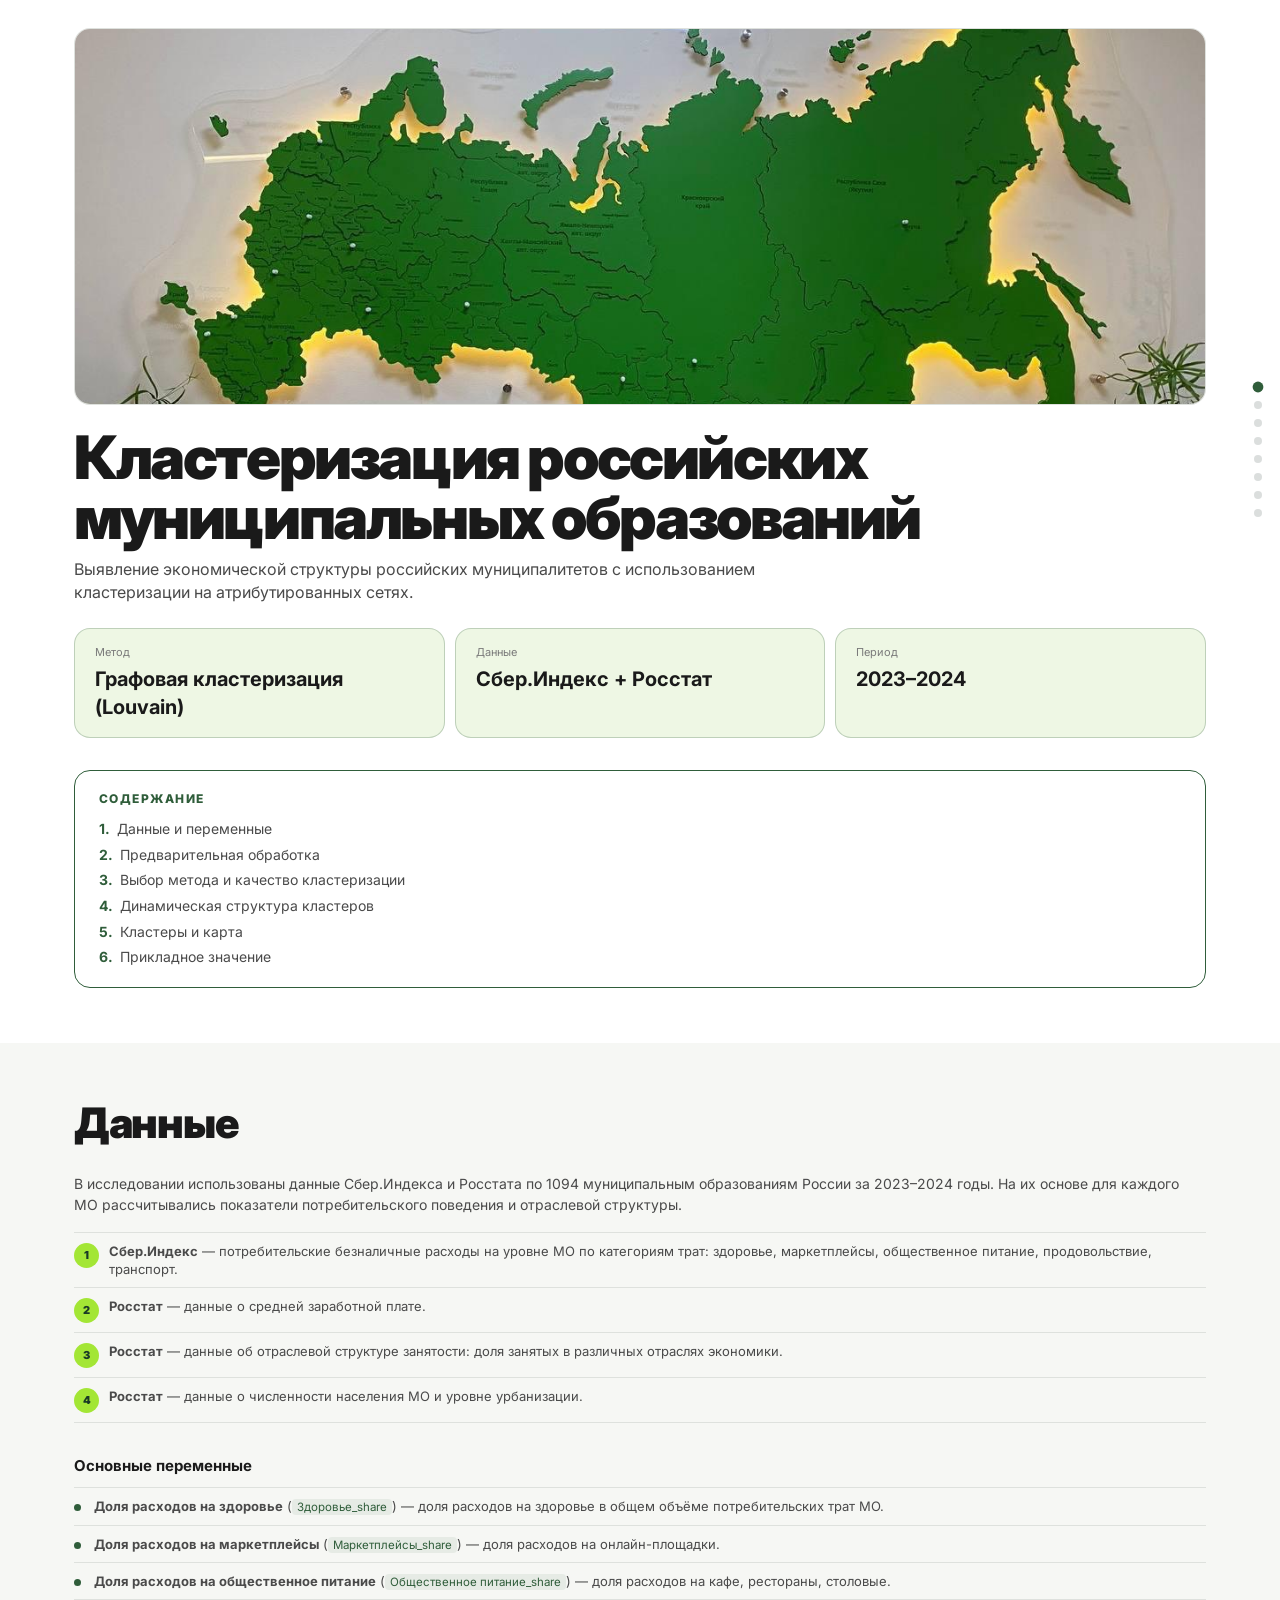
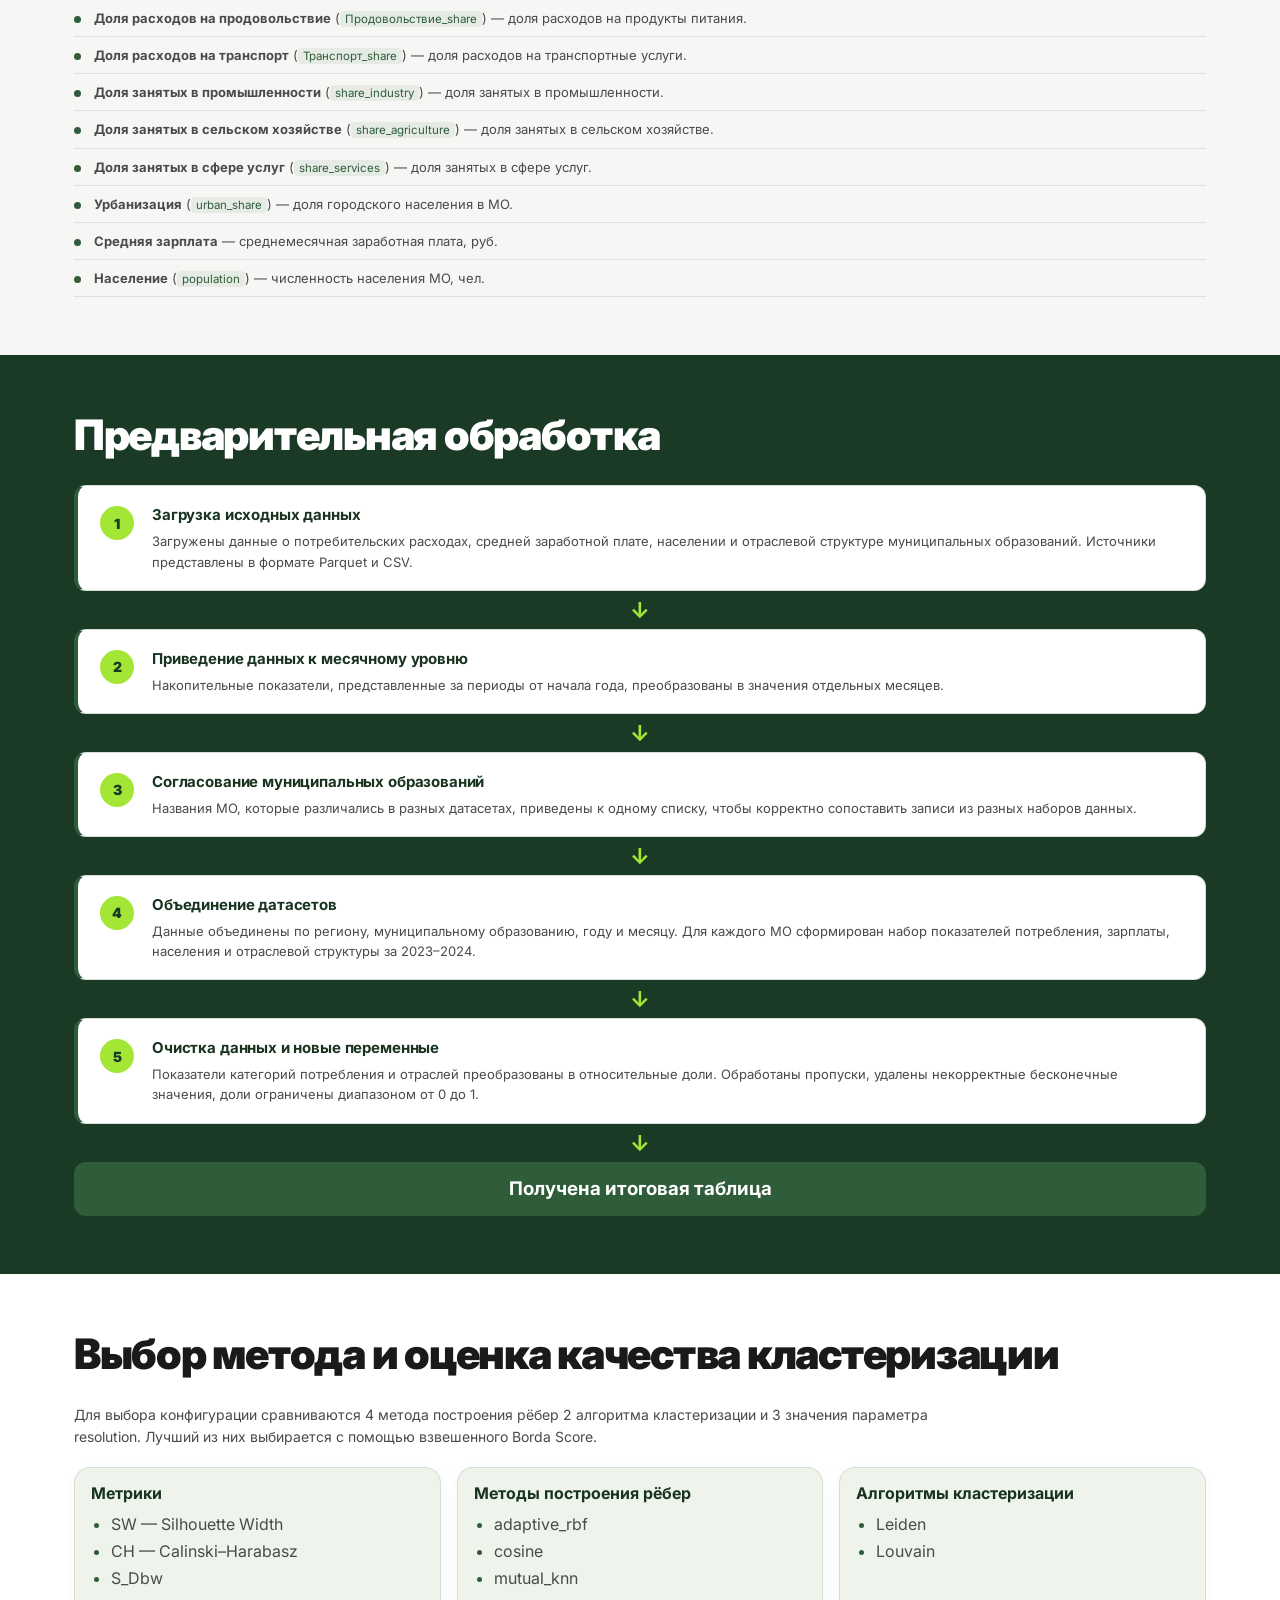
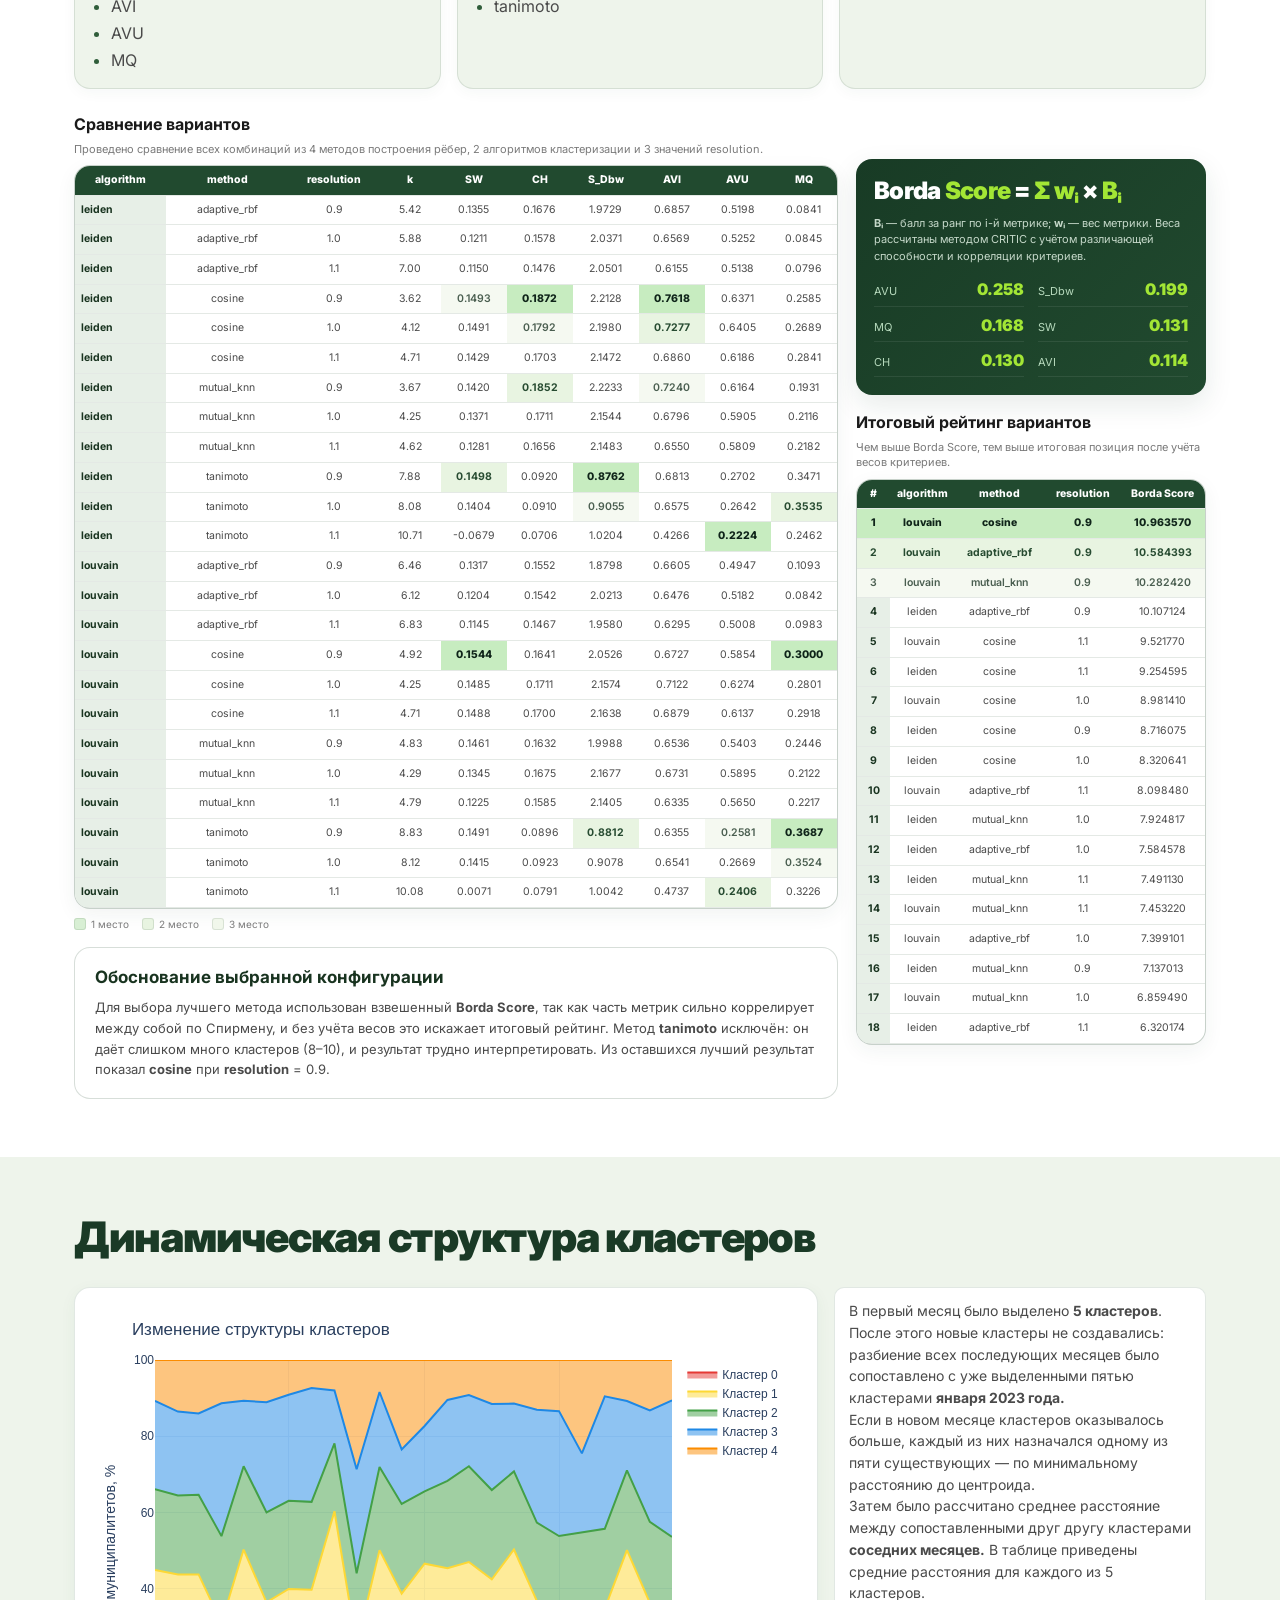
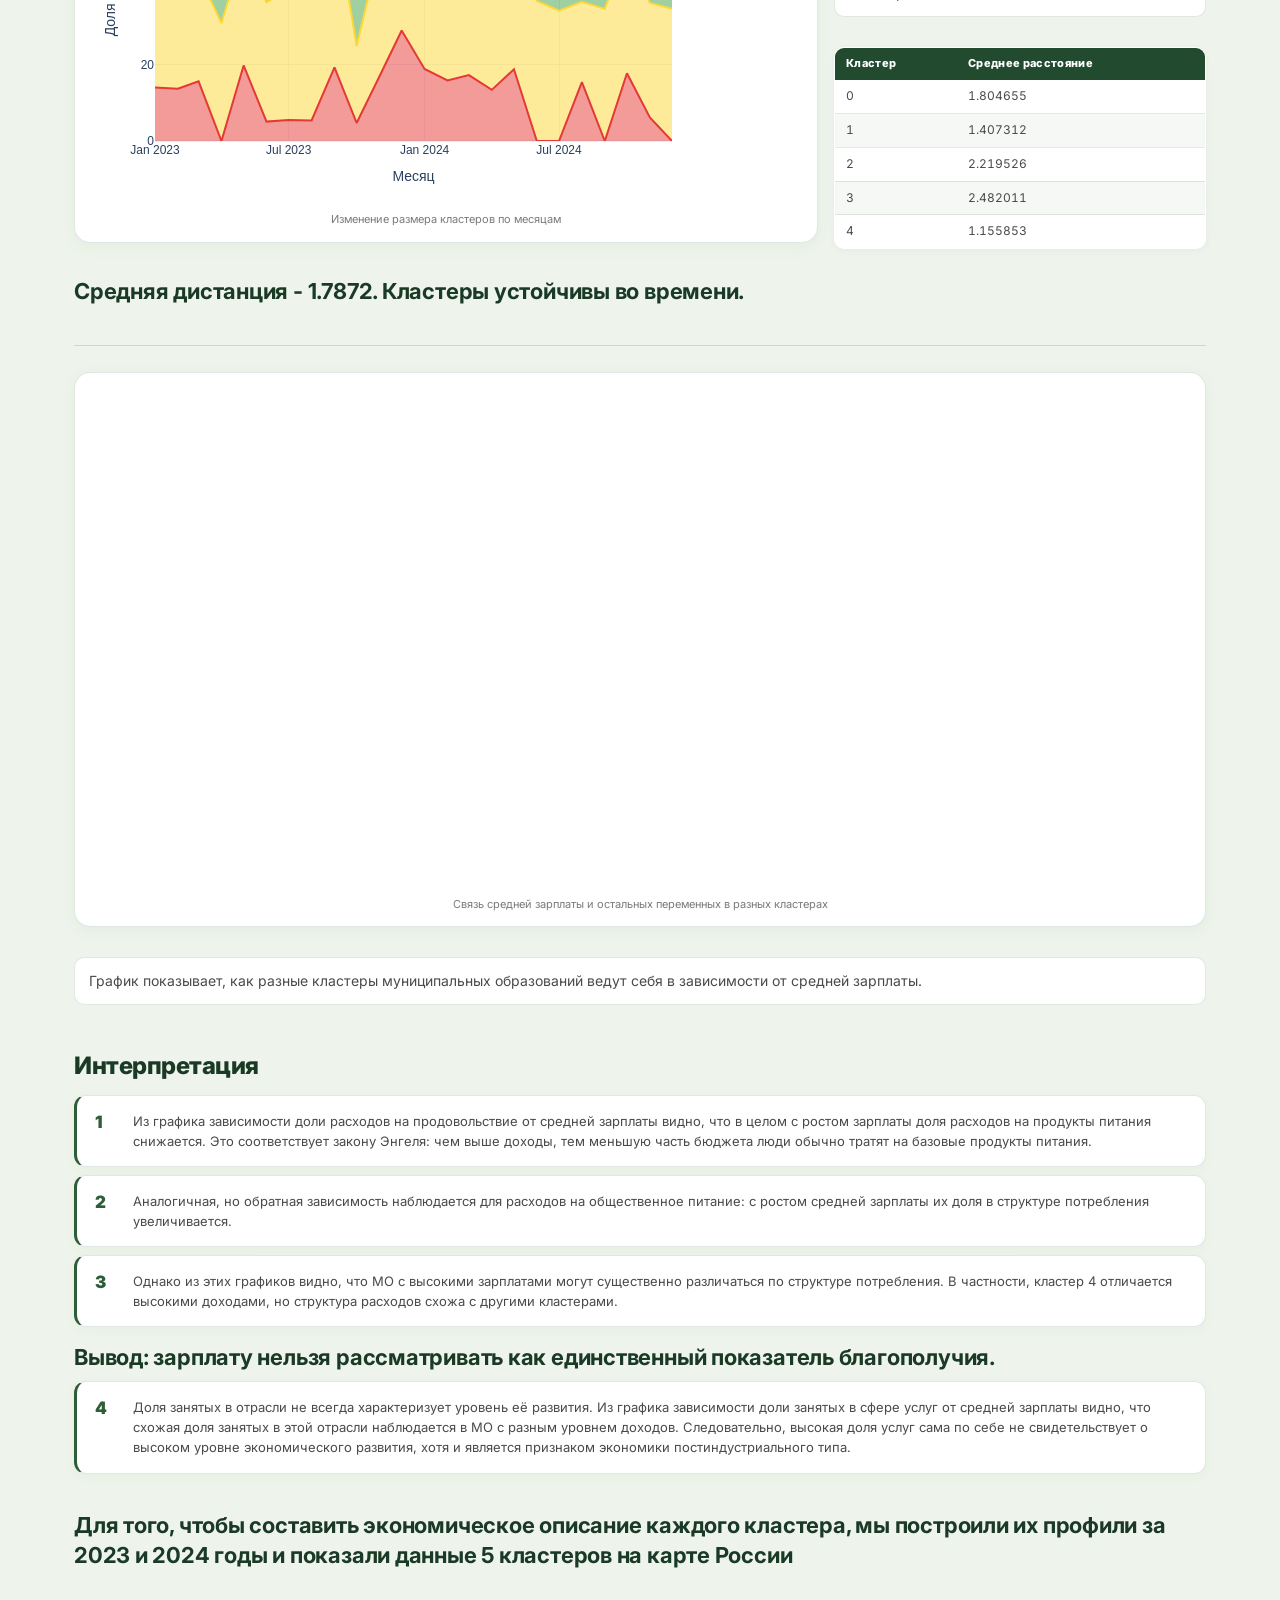
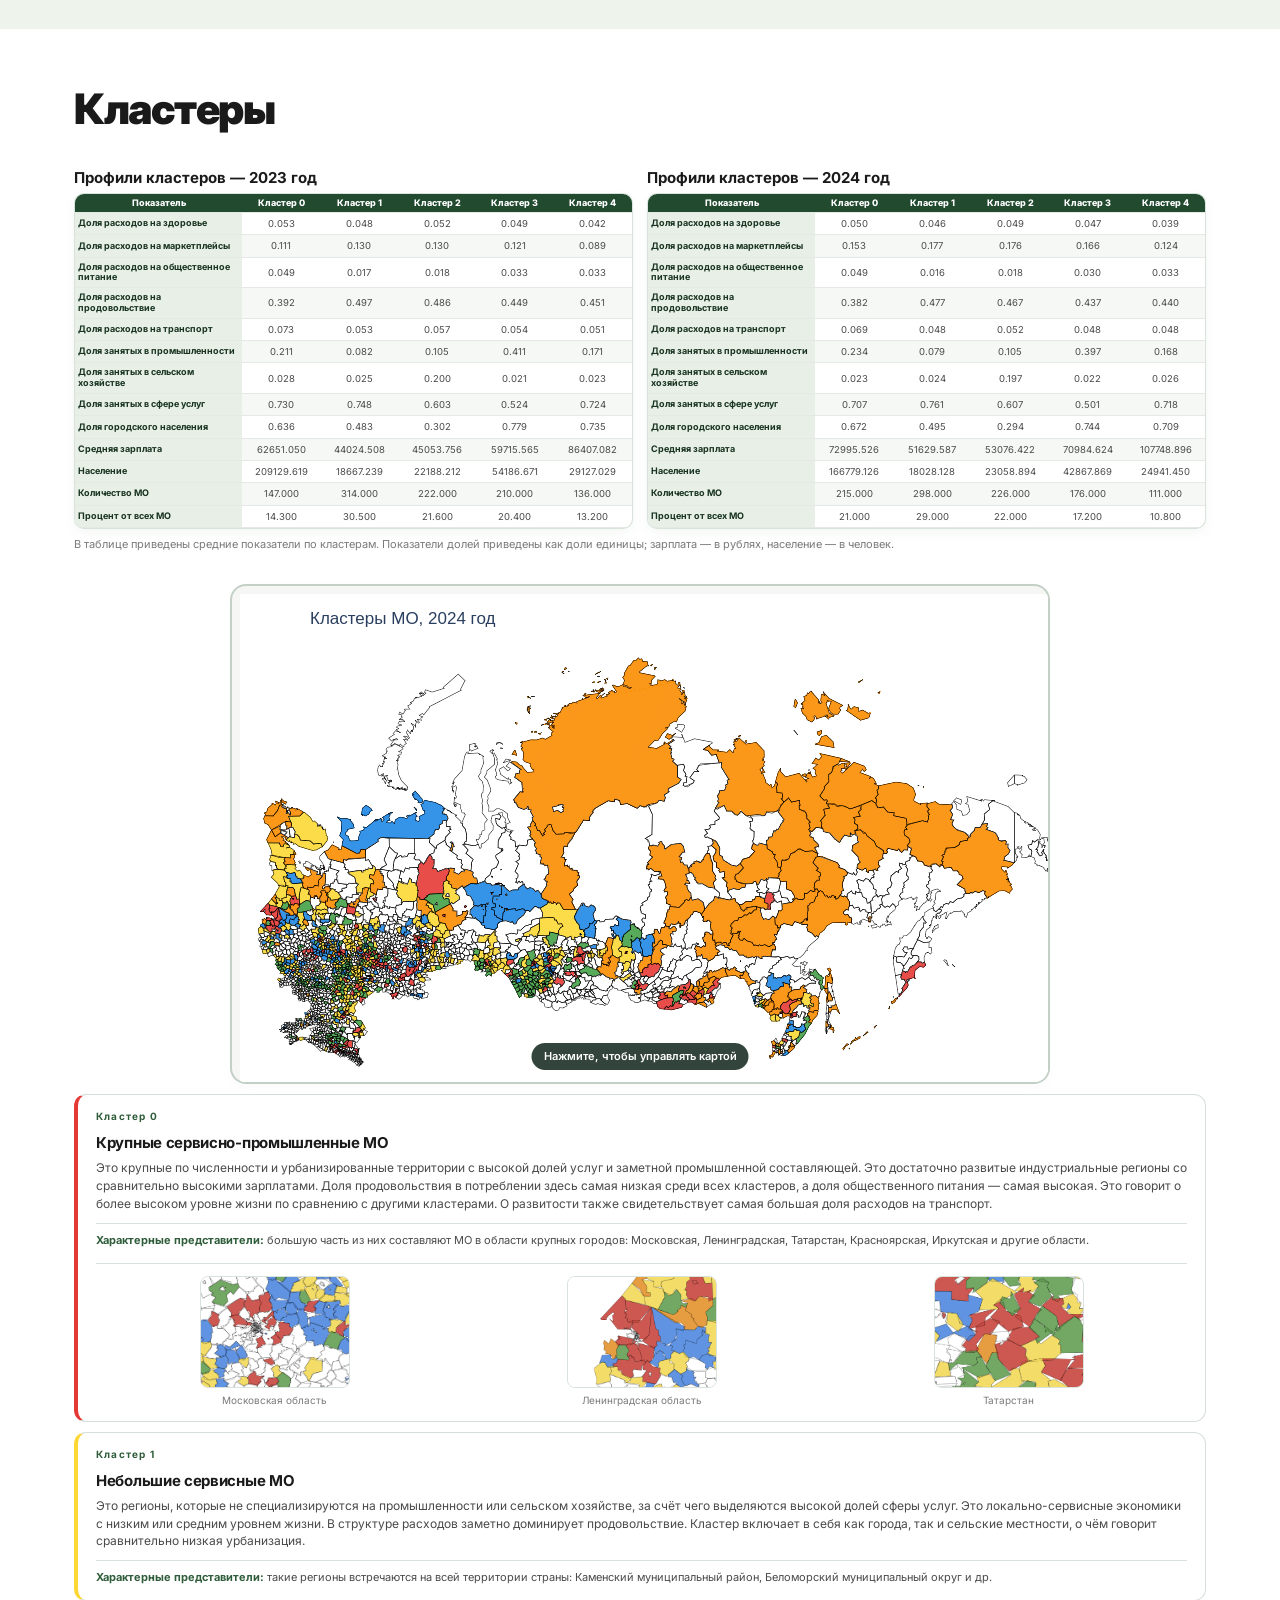
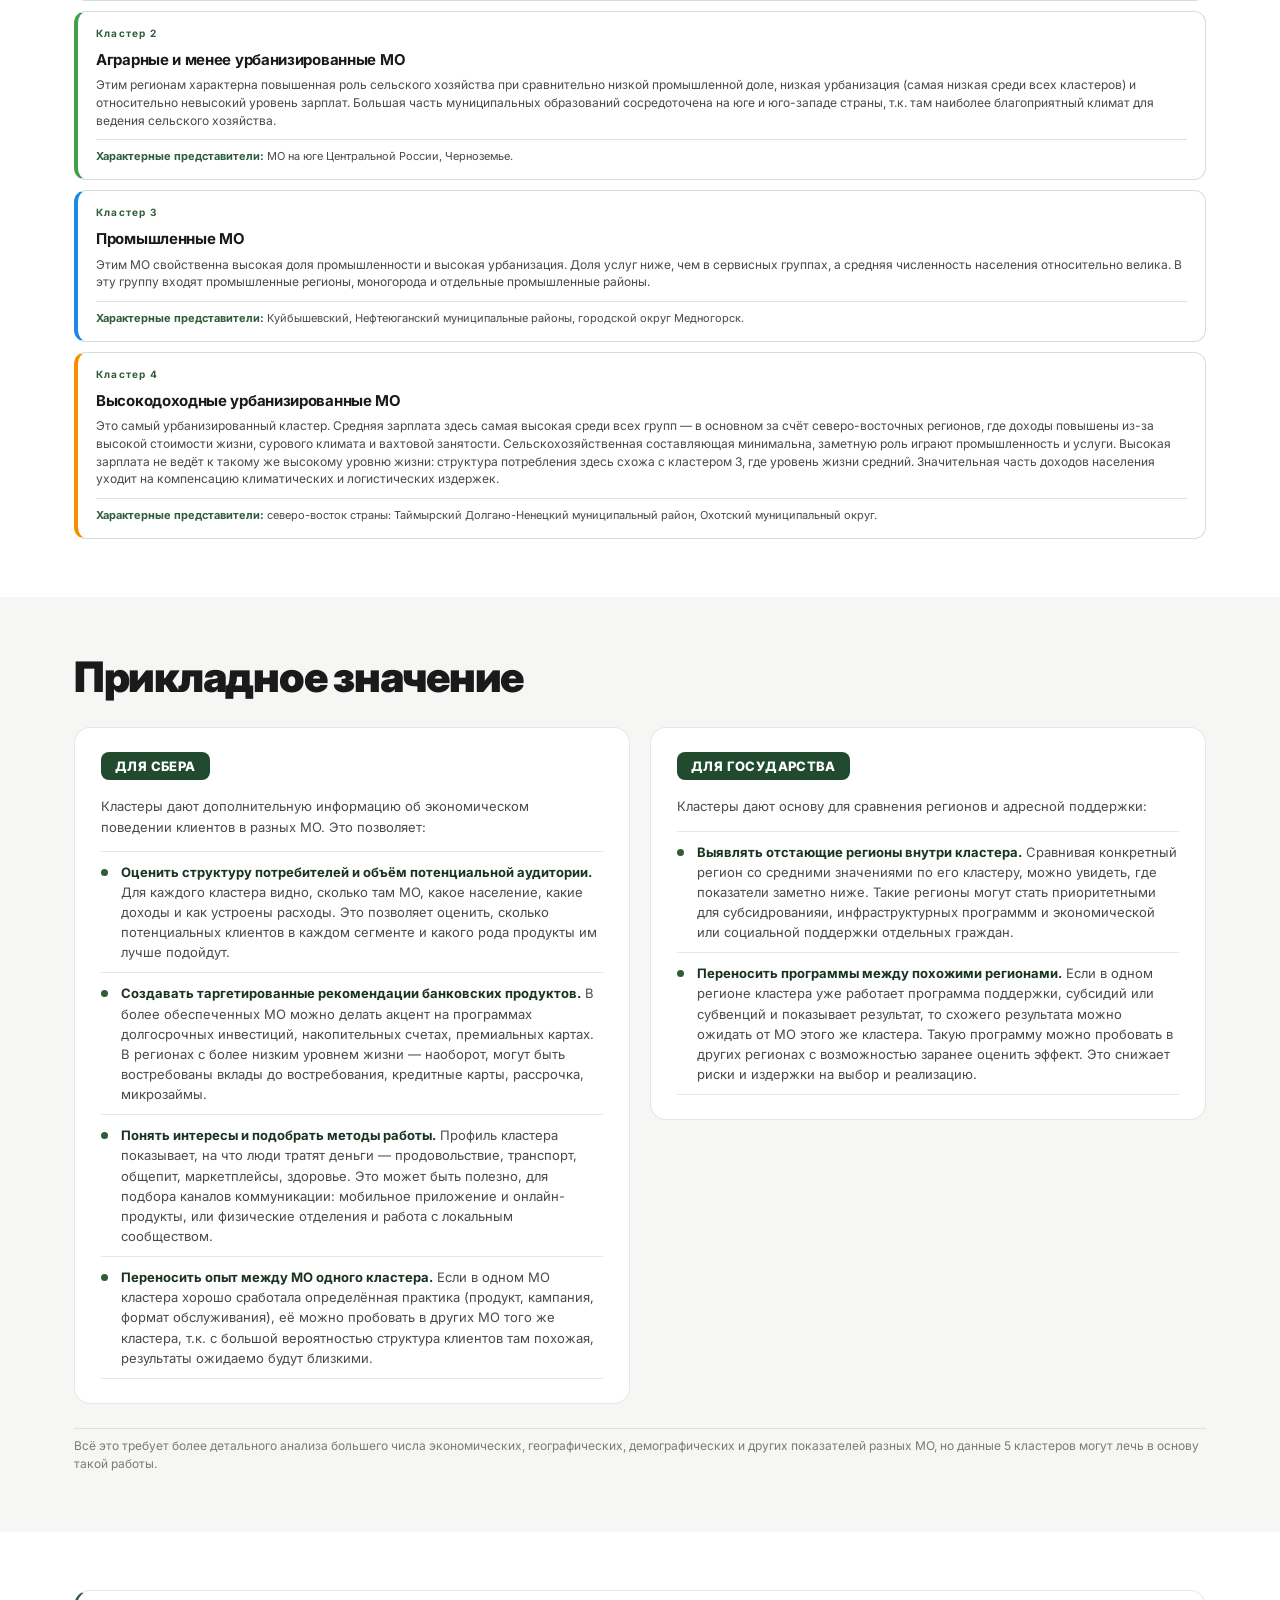
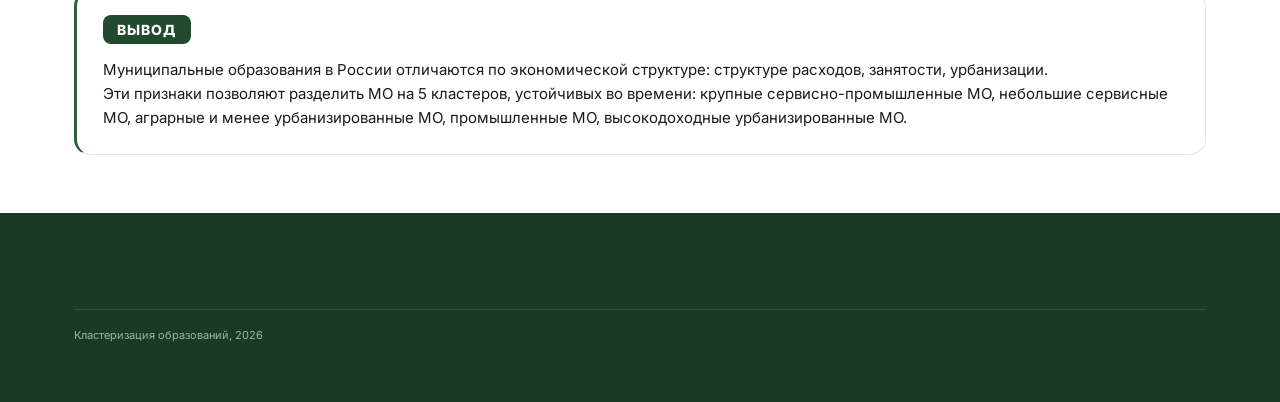
<file: sberind/index.html>
<!DOCTYPE html>
<html lang="ru">
<head>
	<meta charset="UTF-8">
	<meta name="viewport" content="width=device-width, initial-scale=1.0">
	<title>Исследование: кластеризация МО</title>
	<link rel="preconnect" href="https://fonts.googleapis.com">
	<link rel="preconnect" href="https://fonts.gstatic.com" crossorigin>
	<link href="https://fonts.googleapis.com/css2?family=Inter:wght@400;500;700;900&display=swap" rel="stylesheet">
	<style>
		:root {
			--bg: #fff;
			--bg-soft: #f6f7f4;
			--bg-dark-green: #1a3a26;
			--bg-dark-green-soft: #214a2f;
			--text: #1a1a1a;
			--text-soft: #4a4a4a;
			--text-muted: #7a7a7a;
			--text-on-dark: #e8f0e5;
			--text-on-dark-muted: #9db3a3;
			--green: #a3e635;
			--green-deep: #2f5d3a;
			--border: rgba(15,36,25,.10);
			--border-strong: rgba(15,36,25,.22);
			--radius: 16px;
			--radius-sm: 11px
		}

		* {
			margin: 0;
			padding: 0;
			box-sizing: border-box
		}

		html {
			scroll-behavior: smooth
		}

		body {
			font-family: 'Inter',sans-serif;
			background: var(--bg);
			color: var(--text);
			line-height: 1.4;
			overflow-x: hidden;
			-webkit-font-smoothing: antialiased
		}

		.side-nav {
			position: fixed;
			right: 18px;
			top: 50%;
			transform: translateY(-50%);
			display: flex;
			flex-direction: column;
			gap: 10px;
			z-index: 100
		}

			.side-nav .dot {
				display: block;
				width: 8px;
				height: 8px;
				border-radius: 50%;
				background: rgba(15,36,25,.15);
				transition: .3s;
				position: relative
			}

				.side-nav .dot:hover,
				.side-nav .dot.active {
					background: var(--green-deep);
					transform: scale(1.35)
				}

				.side-nav .dot::after {
					content: attr(data-label);
					position: absolute;
					right: 17px;
					top: 50%;
					transform: translateY(-50%);
					font-size: 10px;
					color: var(--text-muted);
					white-space: nowrap;
					opacity: 0;
					transition: .2s;
					pointer-events: none;
					background: #fff;
					padding: 3px 7px;
					border-radius: 5px;
					border: 1px solid var(--border)
				}

				.side-nav .dot:hover::after {
					opacity: 1
				}

		.section {
			padding: 58px 0;
			position: relative;
			background: var(--bg)
		}

		.section-soft {
			background: var(--bg-soft)
		}

		.section-dark {
			background: var(--bg-dark-green);
			color: var(--text-on-dark)
		}

			.section-dark .section-title {
				color: #fff
			}

			.section-dark .lead {
				color: var(--text-on-dark-muted)
			}

			.section-dark .sub-title {
				color: #fff
			}

		.section-chart {
			background: #eef4eb;
			color: var(--text);
		}

			.section-chart .section-title {
				color: var(--bg-dark-green);
			}

			.section-chart .chart-item {
				background: #fff;
				border: 1px solid rgba(47,93,58,.14);
				box-shadow: 0 4px 16px rgba(47,93,58,.05);
			}

				.section-chart .chart-item figcaption {
					color: var(--text-muted);
				}

			.section-chart .chart-headline {
				color: var(--bg-dark-green);
			}

			.section-chart .chart-divider {
				background: rgba(47,93,58,.18);
			}

			.section-chart .chart-note {
				background: #fff;
				color: var(--text-soft);
				border-color: rgba(47,93,58,.14);
			}

			.section-chart .chart-mini-table {
				background: #fff;
				color: var(--text);
			}

		.container {
			width: 100%;
			max-width: 1180px;
			margin: auto;
			padding: 0 24px
		}

		.section-title {
			font-size: clamp(28px,3.5vw,42px);
			font-weight: 900;
			letter-spacing: -.03em;
			margin-bottom: 28px;
			line-height: 1.05
		}

		.section-hero {
			padding-top: 28px;
			padding-bottom: 55px
		}

		.hero-image {
			width: 100%;
			aspect-ratio: 21/7;
			background: var(--bg-soft);
			border-radius: var(--radius);
			overflow: hidden;
			margin-bottom: 22px;
			display: flex;
			align-items: center;
			justify-content: center;
			position: relative;
			border: 1px solid var(--border)
		}

			.hero-image img {
				width: 100%;
				height: 100%;
				object-fit: cover
			}

		.hero-title {
			font-size: clamp(34px,5.2vw,60px);
			font-weight: 900;
			letter-spacing: -.04em;
			line-height: 1;
			margin-bottom: 11px
		}

		.hero-subtitle {
			font-size: 16px;
			color: var(--text-soft);
			max-width: 720px;
			margin-bottom: 25px
		}

		.info-cards {
			display: grid;
			grid-template-columns: repeat(3,1fr);
			gap: 10px
		}

		.info-card {
			background: #eef7e4;
			border-radius: var(--radius);
			padding: 16px 20px;
			border: 1px solid rgba(47, 93, 58, .25);
			transition: border-color .25s, background .25s;
		}
		.toc {
			margin-top: 32px;
			padding: 20px 24px;
			background: #fff;
			border: 1.5px solid var(--green-deep);
			border-radius: var(--radius);
		}

		.toc-title {
			font-size: 12px;
			font-weight: 800;
			letter-spacing: .12em;
			text-transform: uppercase;
			color: var(--green-deep);
			margin-bottom: 12px;
		}

		.toc-list {
			list-style: none;
			padding: 0;
			margin: 0;
			display: flex;
			flex-direction: column;
			gap: 6px;
			counter-reset: toc;
		}

			.toc-list li {
				counter-increment: toc;
				font-size: 14px;
			}

				.toc-list li::before {
					content: counter(toc) ". ";
					color: var(--green-deep);
					font-weight: 700;
					margin-right: 4px;
				}

			.toc-list a {
				color: var(--text-soft);
				text-decoration: none;
				border-bottom: 1px dashed transparent;
				transition: border-color .2s;
			}

				.toc-list a:hover {
					color: var(--text-soft);
					border-bottom-color: rgba(47, 93, 58, .4);
				}

		.info-label {
			font-size: 11px;
			color: var(--text-muted);
			margin-bottom: 4px
		}

		.info-value {
			font-size: 20px;
			font-weight: 700
		}

		.two-col {
			display: grid;
			grid-template-columns: 1fr 1fr;
			gap: 30px;
			align-items: start
		}

		.lead {
			font-size: 14px;
			color: var(--text-soft);
			margin-bottom: 17px;
			line-height: 1.5
		}

		.method-list {
			list-style: none
		}

			.method-list li {
				padding: 9px 0;
				border-top: 1px solid var(--border);
				font-size: 13px;
				color: var(--text-soft);
				display: flex;
				gap: 10px;
				align-items: flex-start
			}

				.method-list li:last-child {
					border-bottom: 1px solid var(--border)
				}

		.prep-flow {
			display: flex;
			flex-direction: column;
			align-items: stretch;
			gap: 0;
			max-width: 100%;
		}

		.prep-step {
			display: flex;
			align-items: flex-start;
			gap: 18px;
			background: #fff;
			border: 1px solid rgba(47, 93, 58, .20);
			border-left: 4px solid var(--green-deep);
			border-radius: 12px;
			padding: 18px 22px;
			width: 100%;
			transition: border-color .25s, box-shadow .25s, transform .25s;
		}

		.prep-step-num {
			flex: 0 0 34px;
			width: 34px;
			height: 34px;
			border-radius: 50%;
			background: var(--green);
			color: var(--bg-dark-green);
			display: flex;
			align-items: center;
			justify-content: center;
			font-weight: 900;
			font-size: 14px;
			margin-top: 2px;
		}

		.prep-step-body h3 {
			font-size: 15px;
			font-weight: 700;
			color: #18331f;
			margin: 0 0 6px;
			letter-spacing: -.01em;
		}

		.prep-step-body p {
			font-size: 13px;
			line-height: 1.55;
			color: var(--text-soft);
			margin: 0;
		}

		.prep-arrow {
			text-align: center;
			color: var(--green);
			font-size: 22px;
			line-height: 1;
			padding: 8px 0;
			user-select: none;
			font-weight: 700;
		}

		.prep-result {
			background: var(--green-deep);
			border-radius: 12px;
			padding: 14px 22px;
		}

		.variables-list {
			list-style: none;
			padding-left: 0
		}

			.variables-list li {
				padding: 9px 0 9px 20px;
				border-top: 1px solid var(--border);
				font-size: 13px;
				color: var(--text-soft);
				position: relative;
			}

				.variables-list li:last-child {
					border-bottom: 1px solid var(--border)
				}

				.variables-list li::before {
					content: "";
					position: absolute;
					left: 0;
					top: 16px;
					width: 7px;
					height: 7px;
					border-radius: 50%;
					background: var(--green-deep);
				}

		.method-text code {
			font-family: 'Inter', monospace;
			font-size: 11.5px;
			background: rgba(47,93,58,.08);
			color: var(--green-deep);
			padding: 1px 5px;
			border-radius: 4px;
			white-space: nowrap;
		}

		.method-num {
			flex: 0 0 25px;
			width: 25px;
			height: 25px;
			border-radius: 50%;
			background: var(--green);
			color: var(--bg-dark-green);
			display: flex;
			align-items: center;
			justify-content: center;
			font-weight: 900;
			font-size: 11px;
			margin-top: 1px
		}

		.method-text {
			flex: 1
		}

		.chart-grid {
			display: grid;
			grid-template-columns: 1fr;
			gap: 20px;
			align-items: start;
		}

		.chart-headline {
			font-size: 22px;
			font-weight: 700;
			line-height: 1.35;
			color: #d8efd4;
			margin: 8px 0 0;
			letter-spacing: -.01em;
		}

		.chart-divider {
			height: 1px;
			width: 100%;
			background: rgba(163, 230, 53, .18);
			margin: 18px 0 6px;
			border-radius: 1px;
		}

		.chart-row {
			display: grid;
			grid-template-columns: 2fr 1fr;
			gap: 16px;
			align-items: start;
		}

		.chart-item-narrow iframe {
			height: 500px;
		}

		.chart-side {
			display: flex;
			flex-direction: column;
			gap: 30px;
		}

			.chart-side .chart-mini-table {
				max-width: none;
				margin-top: 0
			}

			.chart-side .chart-note {
				margin-top: 0
			}

		@media (max-width: 900px) {
			.chart-row {
				grid-template-columns: 1fr
			}

			.chart-item-narrow iframe {
				height: 360px
			}
		}
		.conclusion-item {
			display: flex;
			flex-direction: column;
			gap: 14px;
			padding: 24px 26px;
			background: #fff;
			border-radius: var(--radius);
			border: 1px solid var(--border);
			border-left: 3px solid var(--green-deep);
		}

		.conclusion-label {
			display: inline-block;
			align-self: flex-start;
			background: #214a2f;
			color: #fff;
			font-size: 14px;
			font-weight: 800;
			letter-spacing: .08em;
			text-transform: uppercase;
			padding: 6px 14px;
			border-radius: 8px;
			line-height: 1.25;
		}

		.conclusion-text {
			font-size: 15px;
			line-height: 1.6;
			color: var(--text);
			margin: 0;
		}
		.chart-conclusions {
			margin-top: 24px;
			display: flex;
			flex-direction: column;
			gap: 8px;
		}

		.chart-conclusions-title {
			font-size: 24px;
			font-weight: 800;
			color: var(--bg-dark-green);
			margin: 0 0 4px;
			letter-spacing: -.02em;
		}

		.chart-conclusion {
			display: flex;
			gap: 14px;
			align-items: flex-start;
			padding: 15px 18px;
			background: #fff;
			border: 1px solid rgba(47,93,58,.14);
			border-left: 3px solid var(--green-deep);
			border-radius: 12px;
			box-shadow: 0 3px 12px rgba(47,93,58,.04);
		}

		.chart-conclusion-num {
			flex: 0 0 24px;
			font-size: 17px;
			font-weight: 900;
			color: var(--green-deep);
			line-height: 1.4;
		}

		.chart-conclusion p {
			margin: 0;
			font-size: 13px;
			line-height: 1.55;
			color: var(--text-soft);
		}

		.chart-note {
			font-size: 14px;
			line-height: 1.55;
			color: var(--text-soft);
			background: #f3f6f2;
			padding: 12px 14px;
			border-radius: 10px;
			border: 1px solid rgba(47, 93, 58, .12);
			margin-top: 10px;
		}

		.chart-mini-table {
			width: 100%;
			max-width: 360px;
			margin-top: 10px;
			border-collapse: collapse;
			font-size: 12px;
			color: var(--text);
			background: #fff;
			border-radius: 10px;
			overflow: hidden;
			border: 1px solid rgba(33, 74, 47, .25);
			box-shadow: 0 2px 8px rgba(0, 0, 0, .04);
		}

			.chart-mini-table thead th {
				background: #214a2f;
				color: #fff;
				font-weight: 800;
				text-align: left;
				padding: 8px 11px;
				font-size: 11px;
				letter-spacing: .03em;
				border-bottom: 1px solid rgba(33, 74, 47, .25);
			}

			.chart-mini-table tbody td {
				padding: 8px 11px;
				border-top: 1px solid rgba(33, 74, 47, .12);
				color: var(--text-soft);
				font-variant-numeric: tabular-nums;
			}

			.chart-mini-table tbody tr:nth-child(even) td {
				background: #f5f8f4
			}

		.chart-item {
			margin: 0;
			background: var(--bg-dark-green-soft);
			border-radius: var(--radius);
			padding: 14px;
			border: 1px solid rgba(163,230,53,.12);
			display: flex;
			flex-direction: column;
			gap: 10px;
		}

			.chart-item iframe {
				width: 100%;
				height: 500px;
				display: block;
				border: none;
				border-radius: 8px;
				background: #fff;
			}

			.chart-item figcaption {
				font-size: 11px;
				color: var(--text-on-dark-muted);
				text-align: center;
				line-height: 1.4;
			}

		.map-pair {
			display: grid;
			grid-template-columns: 1fr 1fr;
			gap: 18px;
			justify-content: center;
			align-items: stretch;
			margin-bottom: 10px;
		}

		.map-pair-single {
			grid-template-columns: 1fr;
			max-width: 820px;
			margin-left: auto;
			margin-right: auto;
		}

		.map-lock {
			position: relative;
		}

		.map-lock-overlay {
			position: absolute;
			inset: 0;
			z-index: 10;
			cursor: pointer;
			background: transparent;
			transition: background .2s;
		}

			.map-lock-overlay:hover {
				background: rgba(47, 93, 58, .06);
			}

		.map-lock.active .map-lock-overlay {
			display: none;
		}

		.map-lock-overlay::after {
			content: "Нажмите, чтобы управлять картой";
			position: absolute;
			bottom: 12px;
			left: 50%;
			transform: translateX(-50%);
			background: rgba(15, 36, 25, .85);
			color: #fff;
			padding: 6px 12px;
			border-radius: 20px;
			font-size: 11px;
			font-weight: 600;
			white-space: nowrap;
			pointer-events: none;
		}

		.map-item {
			width: 100%;
			height: 500px;
			border-radius: var(--radius);
			overflow: hidden;
			border: 2px solid rgba(47,93,58,.25);
			background: var(--bg-soft);
			position: relative;
			box-shadow: 0 4px 16px rgba(0,0,0,.02);
		}

			.map-item iframe {
				display: block;
				width: 100%;
				height: 100%;
				border: none;
			}

		.cluster-grid {
			display: flex;
			flex-direction: column;
			gap: 10px;
			width: 100%;
		}

		.cluster-card {
			background: #fff;
			color: var(--text);
			border-radius: 12px;
			padding: 14px 18px;
			border: 1px solid rgba(47,93,58,.20);
			border-left: 4px solid var(--green-deep);
			width: 100%;
			transition: transform .25s,background .25s,border-color .25s,box-shadow .25s
		}

			.cluster-card.cluster-c0 {
				border-left-color: #E53935
			}

			.cluster-card.cluster-c1 {
				border-left-color: #FDD835
			}

			.cluster-card.cluster-c2 {
				border-left-color: #43A047
			}

			.cluster-card.cluster-c3 {
				border-left-color: #1E88E5
			}

			.cluster-card.cluster-c4 {
				border-left-color: #FB8C00
			}

			.cluster-card.cluster-c5 {
				border-left-color: #8E44AD
			}

		.cluster-examples {
			display: grid;
			grid-template-columns: repeat(3, 1fr);
			gap: 10px;
			margin-top: 14px;
			padding-top: 12px;
			border-top: 1px solid rgba(47,93,58,.18);
		}

		.cluster-example {
			margin: 0;
			display: flex;
			flex-direction: column;
			align-items: center;
		}

			.cluster-example img {
				width: 150px;
				aspect-ratio: 4 / 3;
				object-fit: cover;
				border-radius: 8px;
				border: 1px solid rgba(47,93,58,.18);
				display: block;
			}

			.cluster-example figcaption {
				margin-top: 6px;
				font-size: 10px;
				color: var(--text-muted);
				text-align: center;
				line-height: 1.25;
			}

		.cluster-num {
			font-size: 10px;
			font-weight: 700;
			color: var(--green-deep);
			margin-bottom: 10px;
			letter-spacing: .12em
		}

		.cluster-card h3 {
			font-size: 15px;
			font-weight: 700;
			margin-bottom: 7px;
			letter-spacing: -.02em;
			line-height: 1.28
		}

		.cluster-card p {
			font-size: 12px;
			color: var(--text-soft);
			line-height: 1.48;
			margin-bottom: 10px
		}

		.cluster-representatives {
			padding-top: 9px;
			border-top: 1px solid rgba(47,93,58,.18);
			font-size: 11px;
			color: var(--text-soft);
			line-height: 1.45
		}

			.cluster-representatives strong {
				color: var(--green-deep)
			}

		.cluster-table-section {
			margin-top: 18px
		}

		.cluster-profile-comparison {
			display: grid;
			grid-template-columns: minmax(0, 1fr) minmax(0, 1fr);
			gap: 14px;
			align-items: start;
		}

		.cluster-profile-year {
			min-width: 0
		}

		.cluster-table-title {
			font-size: 15px;
			font-weight: 700;
			margin: 8px 0 5px;
			color: var(--text);
		}

		.cluster-table-wrap {
			width: 100%;
			overflow: hidden;
			border: 1px solid rgba(47,93,58,.18);
			border-radius: 10px;
			background: #fff;
			box-shadow: 0 4px 12px rgba(47,93,58,.05);
		}

		.cluster-profile-table {
			width: 100%;
			min-width: 0;
			border-collapse: collapse;
			table-layout: fixed;
			font-size: 12px;
		}

			.cluster-profile-table th:first-child {
				width: 30%
			}

			.cluster-profile-table th,
			.cluster-profile-table td {
				padding: 8px 6px;
				border-bottom: 1px solid rgba(33, 74, 47, .12);
				white-space: nowrap;
				overflow: hidden;
				text-overflow: ellipsis;
			}

			.cluster-profile-table thead th {
				background: #214a2f;
				color: #fff;
				font-weight: 800;
				text-align: center;
				line-height: 1.15;
			}

			.cluster-profile-table tbody th {
				background: #e7efe7;
				color: #18331f;
				font-weight: 700;
				text-align: left;
				position: sticky;
				left: 0;
				z-index: 1;
				white-space: normal;
				line-height: 1.2;
			}

			.cluster-profile-table tbody td {
				text-align: center;
				color: var(--text-soft);
			}

			.cluster-profile-table tbody tr:nth-child(even) td {
				background: #f5f8f4
			}

			.cluster-profile-table tbody tr:hover td,
			.cluster-profile-table tbody tr:hover th {
				background: #e8f1e7
			}

		.cluster-profile-note {
			margin-top: 8px;
			margin-bottom: 32px;
			font-size: 11px;
			color: var(--text-muted);
		}

		.chart-caption {
			margin: 0 0 24px;
			font-size: 14px;
			line-height: 1.6;
			color: #333;
		}

		.quality-section {
			background: #fff
		}

		.quality-lead {
			max-width: 900px;
			font-size: 14px;
			line-height: 1.6;
			color: var(--text-soft);
			margin-bottom: 18px;
		}

		.quality-lists {
			display: grid;
			grid-template-columns: repeat(3, 1fr);
			gap: 16px;
			margin: 0 0 24px;
		}

		.quality-list-block {
			background: #eef4eb;
			border: 1px solid rgba(33, 74, 47, .12);
			border-radius: var(--radius);
			padding: 14px 16px;
			box-shadow: 0 4px 14px rgba(33, 74, 47, .04);
		}

			.quality-list-block h3 {
				font-size: 16px;
				margin: 0 0 7px;
				color: #18331f;
			}

		.quality-list {
			margin: 0;
			padding-left: 20px;
			color: var(--text-soft);
			font-size: 16px;
			line-height: 1.7;
		}

			.quality-list li::marker {
				color: #2f5d3a
			}

		.quality-main-grid {
			display: grid;
			grid-template-columns: minmax(0, 1fr) 350px;
			gap: 18px;
			align-items: start;
		}

		.quality-table-title {
			font-size: 16px;
			font-weight: 700;
			margin: 0 0 6px;
			color: var(--text);
		}

		.quality-table-subtitle {
			font-size: 11px;
			color: var(--text-muted);
			margin-bottom: 8px;
		}

		.quality-table-wrap {
			width: 100%;
			overflow-x: auto;
			border: 1px solid rgba(33, 74, 47, .25);
			border-radius: var(--radius);
			background: #fff;
			box-shadow: 0 6px 20px rgba(33, 74, 47, .06);
		}

		.quality-table {
			width: 100%;
			min-width: 0;
			table-layout: fixed;
			border-collapse: collapse;
			font-size: 10.5px;
		}

			.quality-table th,
			.quality-table td {
				padding: 7px 6px;
				border-bottom: 1px solid rgba(33, 74, 47, .12);
				white-space: nowrap;
				overflow: hidden;
				text-overflow: ellipsis;
			}

				.quality-table th:nth-child(1) {
					width: 12%;
				}

				.quality-table th:nth-child(2) {
					width: 16%;
				}

				.quality-table th:nth-child(3) {
					width: 12%;
				}

				.quality-table th:nth-child(4) {
					width: 8%;
				}

				.quality-table th:nth-child(n+5) {
					width: 8.67%;
				}

			.quality-table thead th {
				background: #214a2f;
				color: #fff;
				font-weight: 800;
				text-align: center;
			}

			.quality-table tbody th {
				background: #e7efe7;
				color: #18331f;
				font-weight: 700;
				text-align: left;
				position: sticky;
				left: 0;
				z-index: 1;
			}

			.quality-table tbody td {
				text-align: center;
				color: var(--text-soft);
			}


			.quality-table tbody tr:hover td,
			.quality-table tbody tr:hover th {
				background: #e8f1e7
			}

		.rank-cell-top1 {
			background: #c7ecc0 !important;
			color: #0f2419 !important;
			font-weight: 800;
		}

		.rank-cell-top2 {
			background: #e8f4e1 !important;
			color: #274b31 !important;
			font-weight: 700;
		}

		.rank-cell-top3 {
			background: #f5f9f1 !important;
			color: #4a5e50 !important;
			font-weight: 600;
		}

		.metric-legend {
			display: flex;
			gap: 13px;
			flex-wrap: wrap;
			margin-top: 8px;
			font-size: 10px;
			color: var(--text-muted);
		}

			.metric-legend span {
				display: inline-flex;
				align-items: center;
				gap: 5px;
			}

		.legend-box {
			width: 12px;
			height: 12px;
			border-radius: 3px;
			border: 1px solid rgba(33, 74, 47, .12);
		}

		.legend-top1 {
			background: #d8efd4
		}

		.legend-top2 {
			background: #e8f4e1
		}

		.legend-top3 {
			background: #f1f7eb
		}

		.formula-card {
			margin-top: 46px;
			background: linear-gradient(135deg, #183b25 0%, #214a2f 100%);
			color: #eef8ea;
			border-radius: var(--radius);
			padding: 18px;
			box-shadow: 0 10px 28px rgba(24, 59, 37, .10);
			min-width: 0;
		}

		.formula {
			font-size: 24px;
			font-weight: 900;
			letter-spacing: -.03em;
			line-height: 1.15;
			color: #fff;
			margin-bottom: 10px;
		}

			.formula .formula-green {
				color: #a3e635
			}

		.formula-note {
			font-size: 11px;
			line-height: 1.5;
			color: #c5d8c9;
		}

		.weight-list {
			margin-top: 14px;
			display: grid;
			grid-template-columns: 1fr 1fr;
			gap: 7px 14px;
		}

		.weight-item {
			display: flex;
			justify-content: space-between;
			align-items: baseline;
			border-bottom: 1px solid rgba(255,255,255,.08);
			padding-bottom: 5px;
		}

			.weight-item .weight-name {
				font-size: 11px;
				color: #b6d9bc
			}

			.weight-item .weight-value {
				font-size: 16px;
				font-weight: 900;
				color: #a3e635
			}

		.quality-left-column,
		.quality-right-column {
			min-width: 0
		}

		.final-ranking {
			min-width: 0;
			margin-top: 16px
		}

			.final-ranking .quality-table-wrap {
				width: 350px;
				max-width: 100%
			}

			.final-ranking .quality-table {
				width: auto;
				min-width: 0;
				table-layout: auto;
			}

				.final-ranking .quality-table th:first-child,
				.final-ranking .quality-table td:first-child {
					width: 1%;
					min-width: 28px;
					padding-left: 10px;
					padding-right: 10px;
					white-space: nowrap;
					text-align: center;
				}

				.final-ranking .quality-table th:nth-child(2) {
					width: 1%;
					white-space: nowrap;
				}

			.final-ranking .quality-top1 th,
			.final-ranking .quality-top1 td {
				background: #c7ecc0 !important;
				color: #0f2419 !important;
				font-weight: 800;
			}

			.final-ranking .quality-top2 th,
			.final-ranking .quality-top2 td {
				background: #e8f4e1 !important;
				color: #274b31 !important;
				font-weight: 700;
			}

			.final-ranking .quality-top3 th,
			.final-ranking .quality-top3 td {
				background: #f5f9f1 !important;
				color: #4a5e50 !important;
				font-weight: 600;
			}

		.final-explanation {
			margin-top: 16px;
			padding: 18px 20px;
			background: #fff;
			border: 1px solid rgba(33,74,47,.18);
			border-radius: var(--radius);
			min-height: 110px;
		}

			.final-explanation h3 {
				font-size: 17px;
				margin-bottom: 7px;
				color: #18331f;
			}

			.final-explanation p {
				font-size: 13px;
				line-height: 1.6;
				color: var(--text-soft);
			}

		@media (max-width: 900px) {
			.quality-main-grid,
			.quality-lists {
				grid-template-columns: 1fr
			}
		}



		.policy-grid {
			display: grid;
			grid-template-columns: 1fr 1fr;
			gap: 20px;
			align-items: start;
			margin-bottom: 24px;
		}

		.policy-card {
			background: #fff;
			border: 1px solid var(--border);
			border-radius: var(--radius);
			padding: 24px 26px;
		}

		.policy-heading {
			display: inline-block;
			background: #214a2f;
			color: #fff;
			font-size: 13px;
			font-weight: 800;
			letter-spacing: .03em;
			text-transform: uppercase;
			padding: 6px 14px;
			border-radius: 8px;
			margin: 0 0 16px;
			line-height: 1.25;
		}

		.policy-text {
			font-size: 13px;
			line-height: 1.55;
			color: var(--text-soft);
			margin: 0 0 14px;
		}

		.policy-list {
			list-style: none;
			padding: 0;
			margin: 0;
		}

			.policy-list li {
				position: relative;
				padding: 10px 0 10px 20px;
				border-top: 1px solid var(--border);
				font-size: 13px;
				line-height: 1.55;
				color: var(--text-soft);
			}

				.policy-list li:last-child {
					border-bottom: 1px solid var(--border);
				}

				.policy-list li::before {
					content: "";
					position: absolute;
					left: 0;
					top: 17px;
					width: 7px;
					height: 7px;
					border-radius: 50%;
					background: var(--green-deep);
				}

			.policy-list b {
				color: #18331f;
				font-weight: 700;
			}

		.policy-note {
			font-size: 12px;
			line-height: 1.55;
			color: var(--text-muted);
			margin: 0;
			padding-top: 8px;
			border-top: 1px solid var(--border);
		}

		@media (max-width: 900px) {
			.policy-grid {
				grid-template-columns: 1fr;
			}
		}

		.sub-title {
			font-size: 15px;
			font-weight: 700;
			margin-bottom: 11px
		}



		.section-dark .sources-list li,
		.section-dark .contacts-list li {
			border-bottom-color: rgba(255,255,255,.1);
			color: var(--text-on-dark)
		}

		.footer-note {
			margin-top: 38px;
			padding-top: 18px;
			border-top: 1px solid rgba(255,255,255,.1);
			font-size: 11px;
			color: var(--text-on-dark-muted)
		}

		.section .container {
			opacity: 0;
			transform: translateY(15px);
			transition: opacity .7s ease,transform .7s ease
		}

		.section.visible .container {
			opacity: 1;
			transform: translateY(0)
		}

		@media(max-width:900px) {
			.cluster-profile-comparison {
				grid-template-columns: 1fr
			}

			.limits-list {
				grid-template-columns: repeat(2,1fr)
			}

			.map-pair {
				grid-template-columns: 1fr;
				gap: 16px
			}

			.map-item {
				height: 360px
			}
		}

		@media(max-width:700px) {
			.section {
				padding: 45px 0
			}

			.container {
				padding: 0 16px
			}

			.side-nav {
				display: none
			}

			.section-title {
				margin-bottom: 23px
			}

			.info-cards, .interpret-grid, .limits-list {
				grid-template-columns: 1fr
			}

			.two-col {
				grid-template-columns: 1fr;
				gap: 20px
			}

			.info-card, .cluster-card, .interpret-card {
				padding: 17px
			}

			.map-item {
				height: 280px
			}

			.map-pair {
				gap: 12px
			}

			.hero-image {
				aspect-ratio: 16/7
			}

			.hero-title {
				font-size: 36px
			}

			.footer-note {
				margin-top: 28px
			}
		}

		.compact-table {
			font-size: 9.5px
		}

			.compact-table th,
			.compact-table td {
				padding: 4px 3px
			}

			.compact-table tbody th {
				font-size: 9px;
				white-space: normal;
				line-height: 1.2
			}

			.compact-table thead th {
				font-size: 9px
			}
	</style>
</head>
<body>

	<nav class="side-nav">
		<a href="#hero" class="dot" data-label="Начало"></a>
		<a href="#method" class="dot" data-label="Методология"></a>
		<a href="#preprocessing" class="dot" data-label="Предобработка"></a>
		<a href="#quality" class="dot" data-label="Оценка качества"></a>
		<a href="#chart" class="dot" data-label="График"></a>
		<a href="#clusters" class="dot" data-label="Кластеры"></a>
		<a href="#policy" class="dot" data-label="Прикладное значение"></a>
		<a href="#sources" class="dot" data-label="Источники"></a>
	</nav>

	<section id="hero" class="section section-hero">
		<div class="container">
			<div class="hero-image"><img src="карта.jpg" alt="Карта кластеров"></div>
			<h1 class="hero-title">Кластеризация российских муниципальных образований</h1>
			<p class="hero-subtitle">Выявление экономической структуры российских муниципалитетов с использованием кластеризации на атрибутированных сетях.</p>

			<div class="info-cards">
				<div class="info-card"><div class="info-label">Метод</div><div class="info-value">Графовая кластеризация (Louvain)</div></div>
				<div class="info-card"><div class="info-label">Данные</div><div class="info-value">Сбер.Индекс + Росстат</div></div>
				<div class="info-card"><div class="info-label">Период</div><div class="info-value">2023–2024</div></div>
			</div>

			<nav class="toc" aria-label="Оглавление">
				<div class="toc-title">Содержание</div>
				<ol class="toc-list">
					<li><a href="#method">Данные и переменные</a></li>
					<li><a href="#preprocessing">Предварительная обработка</a></li>
					<li><a href="#quality">Выбор метода и качество кластеризации</a></li>
					<li><a href="#chart">Динамическая структура кластеров</a></li>
					<li><a href="#clusters">Кластеры и карта</a></li>
					<li><a href="#policy">Прикладное значение</a></li>
				</ol>
			</nav>
		</div>
	</section>


	<section id="method" class="section section-soft">
		<div class="container">
			<h2 class="section-title">Данные</h2>

			<p class="lead">
				В исследовании использованы данные Сбер.Индекса и Росстата по 1094 муниципальным образованиям России за 2023–2024 годы. На их основе для каждого МО рассчитывались показатели потребительского поведения и отраслевой структуры.
			</p>

			<ul class="method-list">
				<li><span class="method-num">1</span><span class="method-text"><b>Сбер.Индекс</b> — потребительские безналичные расходы на уровне МО по категориям трат: здоровье, маркетплейсы, общественное питание, продовольствие, транспорт.</span></li>
				<li><span class="method-num">2</span><span class="method-text"><b>Росстат</b> — данные о средней заработной плате.</span></li>
				<li><span class="method-num">3</span><span class="method-text"><b>Росстат</b> — данные об отраслевой структуре занятости: доля занятых в различных отраслях экономики.</span></li>
				<li><span class="method-num">4</span><span class="method-text"><b>Росстат</b> — данные о численности населения МО и уровне урбанизации.</span></li>
			</ul>

			<h3 class="sub-title" style="margin-top:32px;">Основные переменные</h3>
			<ul class="method-list variables-list">
				<li><span class="method-text"><b>Доля расходов на здоровье</b> (<code>Здоровье_share</code>) — доля расходов на здоровье в общем объёме потребительских трат МО.</span></li>
				<li><span class="method-text"><b>Доля расходов на маркетплейсы</b> (<code>Маркетплейсы_share</code>) — доля расходов на онлайн-площадки.</span></li>
				<li><span class="method-text"><b>Доля расходов на общественное питание</b> (<code>Общественное питание_share</code>) — доля расходов на кафе, рестораны, столовые.</span></li>
				<li><span class="method-text"><b>Доля расходов на продовольствие</b> (<code>Продовольствие_share</code>) — доля расходов на продукты питания.</span></li>
				<li><span class="method-text"><b>Доля расходов на транспорт</b> (<code>Транспорт_share</code>) — доля расходов на транспортные услуги.</span></li>
				<li><span class="method-text"><b>Доля занятых в промышленности</b> (<code>share_industry</code>) — доля занятых в промышленности.</span></li>
				<li><span class="method-text"><b>Доля занятых в сельском хозяйстве</b> (<code>share_agriculture</code>) — доля занятых в сельском хозяйстве.</span></li>
				<li><span class="method-text"><b>Доля занятых в сфере услуг</b> (<code>share_services</code>) — доля занятых в сфере услуг.</span></li>
				<li><span class="method-text"><b>Урбанизация</b> (<code>urban_share</code>) — доля городского населения в МО.</span></li>
				<li><span class="method-text"><b>Средняя зарплата</b> — среднемесячная заработная плата, руб.</span></li>
				<li><span class="method-text"><b>Население</b> (<code>population</code>) — численность населения МО, чел.</span></li>
			</ul>
		</div>
	</section>


	<section id="preprocessing" class="section section-dark">
		<div class="container">
			<h2 class="section-title">Предварительная обработка</h2>

			<div class="prep-flow">
				<div class="prep-step">
					<div class="prep-step-num">1</div>
					<div class="prep-step-body">
						<h3>Загрузка исходных данных</h3>
						<p>Загружены данные о потребительских расходах, средней заработной плате, населении и отраслевой структуре муниципальных образований. Источники представлены в формате Parquet и CSV.</p>
					</div>
				</div>
				<div class="prep-arrow">↓</div>

				<div class="prep-step">
					<div class="prep-step-num">2</div>
					<div class="prep-step-body">
						<h3>Приведение данных к месячному уровню</h3>
						<p>Накопительные показатели, представленные за периоды от начала года, преобразованы в значения отдельных месяцев.</p>
					</div>
				</div>
				<div class="prep-arrow">↓</div>

				<div class="prep-step">
					<div class="prep-step-num">3</div>
					<div class="prep-step-body">
						<h3>Согласование муниципальных образований</h3>
						<p>Названия МО, которые различались в разных датасетах, приведены к одному списку, чтобы корректно сопоставить записи из разных наборов данных.</p>
					</div>
				</div>
				<div class="prep-arrow">↓</div>

				<div class="prep-step">
					<div class="prep-step-num">4</div>
					<div class="prep-step-body">
						<h3>Объединение датасетов</h3>
						<p>Данные объединены по региону, муниципальному образованию, году и месяцу. Для каждого МО сформирован набор показателей потребления, зарплаты, населения и отраслевой структуры за 2023–2024.</p>
					</div>
				</div>
				<div class="prep-arrow">↓</div>

				<div class="prep-step">
					<div class="prep-step-num">5</div>
					<div class="prep-step-body">
						<h3>Очистка данных и новые переменные</h3>
						<p>Показатели категорий потребления и отраслей преобразованы в относительные доли. Обработаны пропуски, удалены некорректные бесконечные значения, доли ограничены диапазоном от 0 до 1.</p>
					</div>
				</div>
				<div class="prep-arrow">↓</div>

				<div class="prep-result">
					<h3 style="color: #fff; text-align: center; margin: 0;">Получена итоговая таблица</h3>
				</div>
			</div>
		</div>
	</section>

	<section id="quality" class="section quality-section">
		<div class="container">
			<h2 class="section-title">Выбор метода и оценка качества кластеризации</h2>
			<p class="quality-lead">Для выбора конфигурации сравниваются 4 метода построения рёбер 2 алгоритма кластеризации и 3 значения параметра resolution. Лучший из них выбирается с помощью взвешенного Borda Score.</p>

			<div class="quality-lists">
				<div class="quality-list-block">
					<h3>Метрики</h3>
					<ul class="quality-list">
						<li>SW — Silhouette Width</li>
						<li>CH — Calinski–Harabasz</li>
						<li>S_Dbw</li>
						<li>AVI</li>
						<li>AVU</li>
						<li>MQ</li>
					</ul>
				</div>
				<div class="quality-list-block">
					<h3>Методы построения рёбер</h3>
					<ul class="quality-list">
						<li>adaptive_rbf</li>
						<li>cosine</li>
						<li>mutual_knn</li>
						<li>tanimoto</li>
					</ul>
				</div>
				<div class="quality-list-block">
					<h3>Алгоритмы кластеризации</h3>
					<ul class="quality-list">
						<li>Leiden</li>
						<li>Louvain</li>
					</ul>
				</div>
			</div>

			<div class="quality-main-grid">
				<div class="quality-left-column">
					<div>
						<h3 class="quality-table-title">Сравнение вариантов</h3>
						<div class="quality-table-subtitle">Проведено сравнение всех комбинаций из 4 методов построения рёбер, 2 алгоритмов кластеризации и 3 значений resolution.</div>
						<div class="quality-table-wrap">
							<table class="quality-table">
								<thead>
									<tr><th>algorithm</th><th>method</th><th>resolution</th><th>k</th><th>SW</th><th>CH</th><th>S_Dbw</th><th>AVI</th><th>AVU</th><th>MQ</th></tr>
								</thead>
								<tbody>
									<tr><th>leiden</th><td>adaptive_rbf</td><td>0.9</td><td>5.42</td><td>0.1355</td><td>0.1676</td><td>1.9729</td><td>0.6857</td><td>0.5198</td><td>0.0841</td></tr>
									<tr><th>leiden</th><td>adaptive_rbf</td><td>1.0</td><td>5.88</td><td>0.1211</td><td>0.1578</td><td>2.0371</td><td>0.6569</td><td>0.5252</td><td>0.0845</td></tr>
									<tr><th>leiden</th><td>adaptive_rbf</td><td>1.1</td><td>7.00</td><td>0.1150</td><td>0.1476</td><td>2.0501</td><td>0.6155</td><td>0.5138</td><td>0.0796</td></tr>

									<tr><th>leiden</th><td>cosine</td><td>0.9</td><td>3.62</td><td class="rank-cell-top3">0.1493</td><td class="rank-cell-top1">0.1872</td><td>2.2128</td><td class="rank-cell-top1">0.7618</td><td>0.6371</td><td>0.2585</td></tr>
									<tr><th>leiden</th><td>cosine</td><td>1.0</td><td>4.12</td><td>0.1491</td><td class="rank-cell-top3">0.1792</td><td>2.1980</td><td class="rank-cell-top2">0.7277</td><td>0.6405</td><td>0.2689</td></tr>
									<tr><th>leiden</th><td>cosine</td><td>1.1</td><td>4.71</td><td>0.1429</td><td>0.1703</td><td>2.1472</td><td>0.6860</td><td>0.6186</td><td>0.2841</td></tr>

									<tr><th>leiden</th><td>mutual_knn</td><td>0.9</td><td>3.67</td><td>0.1420</td><td class="rank-cell-top2">0.1852</td><td>2.2233</td><td class="rank-cell-top3">0.7240</td><td>0.6164</td><td>0.1931</td></tr>
									<tr><th>leiden</th><td>mutual_knn</td><td>1.0</td><td>4.25</td><td>0.1371</td><td>0.1711</td><td>2.1544</td><td>0.6796</td><td>0.5905</td><td>0.2116</td></tr>
									<tr><th>leiden</th><td>mutual_knn</td><td>1.1</td><td>4.62</td><td>0.1281</td><td>0.1656</td><td>2.1483</td><td>0.6550</td><td>0.5809</td><td>0.2182</td></tr>

									<tr><th>leiden</th><td>tanimoto</td><td>0.9</td><td>7.88</td><td class="rank-cell-top2">0.1498</td><td>0.0920</td><td class="rank-cell-top1">0.8762</td><td>0.6813</td><td>0.2702</td><td>0.3471</td></tr>
									<tr><th>leiden</th><td>tanimoto</td><td>1.0</td><td>8.08</td><td>0.1404</td><td>0.0910</td><td class="rank-cell-top3">0.9055</td><td>0.6575</td><td>0.2642</td><td class="rank-cell-top2">0.3535</td></tr>
									<tr><th>leiden</th><td>tanimoto</td><td>1.1</td><td>10.71</td><td>-0.0679</td><td>0.0706</td><td>1.0204</td><td>0.4266</td><td class="rank-cell-top1">0.2224</td><td>0.2462</td></tr>


									<tr><th>louvain</th><td>adaptive_rbf</td><td>0.9</td><td>6.46</td><td>0.1317</td><td>0.1552</td><td>1.8798</td><td>0.6605</td><td>0.4947</td><td>0.1093</td></tr>
									<tr><th>louvain</th><td>adaptive_rbf</td><td>1.0</td><td>6.12</td><td>0.1204</td><td>0.1542</td><td>2.0213</td><td>0.6476</td><td>0.5182</td><td>0.0842</td></tr>
									<tr><th>louvain</th><td>adaptive_rbf</td><td>1.1</td><td>6.83</td><td>0.1145</td><td>0.1467</td><td>1.9580</td><td>0.6295</td><td>0.5008</td><td>0.0983</td></tr>

									<tr><th>louvain</th><td>cosine</td><td>0.9</td><td>4.92</td><td class="rank-cell-top1">0.1544</td><td>0.1641</td><td>2.0526</td><td>0.6727</td><td>0.5854</td><td class="rank-cell-top1">0.3000</td></tr>
									<tr><th>louvain</th><td>cosine</td><td>1.0</td><td>4.25</td><td>0.1485</td><td>0.1711</td><td>2.1574</td><td>0.7122</td><td>0.6274</td><td>0.2801</td></tr>
									<tr><th>louvain</th><td>cosine</td><td>1.1</td><td>4.71</td><td>0.1488</td><td>0.1700</td><td>2.1638</td><td>0.6879</td><td>0.6137</td><td>0.2918</td></tr>

									<tr><th>louvain</th><td>mutual_knn</td><td>0.9</td><td>4.83</td><td>0.1461</td><td>0.1632</td><td>1.9988</td><td>0.6536</td><td>0.5403</td><td>0.2446</td></tr>
									<tr><th>louvain</th><td>mutual_knn</td><td>1.0</td><td>4.29</td><td>0.1345</td><td>0.1675</td><td>2.1677</td><td>0.6731</td><td>0.5895</td><td>0.2122</td></tr>
									<tr><th>louvain</th><td>mutual_knn</td><td>1.1</td><td>4.79</td><td>0.1225</td><td>0.1585</td><td>2.1405</td><td>0.6335</td><td>0.5650</td><td>0.2217</td></tr>

									<tr><th>louvain</th><td>tanimoto</td><td>0.9</td><td>8.83</td><td>0.1491</td><td>0.0896</td><td class="rank-cell-top2">0.8812</td><td>0.6355</td><td class="rank-cell-top3">0.2581</td><td class="rank-cell-top1">0.3687</td></tr>
									<tr><th>louvain</th><td>tanimoto</td><td>1.0</td><td>8.12</td><td>0.1415</td><td>0.0923</td><td>0.9078</td><td>0.6541</td><td>0.2669</td><td class="rank-cell-top3">0.3524</td></tr>
									<tr><th>louvain</th><td>tanimoto</td><td>1.1</td><td>10.08</td><td>0.0071</td><td>0.0791</td><td>1.0042</td><td>0.4737</td><td class="rank-cell-top2">0.2406</td><td>0.3226</td></tr>
								</tbody>
							</table>
						</div>
						<div class="metric-legend">
							<span><i class="legend-box legend-top1"></i> 1 место</span>
							<span><i class="legend-box legend-top2"></i> 2 место</span>
							<span><i class="legend-box legend-top3"></i> 3 место</span>
						</div>
					</div>

					<div class="final-explanation">
						<h3>Обоснование выбранной конфигурации</h3>
						<p>Для выбора лучшего метода использован взвешенный <b>Borda Score</b>, так как часть метрик сильно коррелирует между собой по Спирмену, и без учёта весов это искажает итоговый рейтинг. Метод <b>tanimoto</b> исключён: он даёт слишком много кластеров (8–10), и результат трудно интерпретировать. Из оставшихся лучший результат показал <b>cosine</b> при <b>resolution</b> = 0.9.</p>
					</div>
				</div>

				<div class="quality-right-column">
					<div class="formula-card">
						<div class="formula">Borda<span class="formula-green"> Score</span> = <span class="formula-green">Σ</span> <span class="formula-green">wᵢ</span> × <span class="formula-green">Bᵢ</span></div>
						<div class="formula-note"><b>Bᵢ</b> — балл за ранг по i-й метрике; <b>wᵢ</b> — вес метрики. Веса рассчитаны методом CRITIC с учётом различающей способности и корреляции критериев.</div>
						<div class="weight-list">
							<div class="weight-item"><span class="weight-name">AVU</span><span class="weight-value">0.258</span></div>
							<div class="weight-item"><span class="weight-name">S_Dbw</span><span class="weight-value">0.199</span></div>
							<div class="weight-item"><span class="weight-name">MQ</span><span class="weight-value">0.168</span></div>
							<div class="weight-item"><span class="weight-name">SW</span><span class="weight-value">0.131</span></div>
							<div class="weight-item"><span class="weight-name">CH</span><span class="weight-value">0.130</span></div>
							<div class="weight-item"><span class="weight-name">AVI</span><span class="weight-value">0.114</span></div>
						</div>
					</div>

					<div class="final-ranking">
						<h3 class="quality-table-title">Итоговый рейтинг вариантов</h3>
						<div class="quality-table-subtitle">Чем выше Borda Score, тем выше итоговая позиция после учёта весов критериев.</div>
						<div class="quality-table-wrap">
							<table class="quality-table">
								<thead>
									<tr><th>#</th><th>algorithm</th><th>method</th><th>resolution</th><th>Borda Score</th></tr>
								</thead>
								<tbody>
									<tr class="quality-top1"><th>1</th><td>louvain</td><td>cosine</td><td>0.9</td><td>10.963570</td></tr>
									<tr class="quality-top2"><th>2</th><td>louvain</td><td>adaptive_rbf</td><td>0.9</td><td>10.584393</td></tr>
									<tr class="quality-top3"><th>3</th><td>louvain</td><td>mutual_knn</td><td>0.9</td><td>10.282420</td></tr>
									<tr><th>4</th><td>leiden</td><td>adaptive_rbf</td><td>0.9</td><td>10.107124</td></tr>
									<tr><th>5</th><td>louvain</td><td>cosine</td><td>1.1</td><td>9.521770</td></tr>
									<tr><th>6</th><td>leiden</td><td>cosine</td><td>1.1</td><td>9.254595</td></tr>
									<tr><th>7</th><td>louvain</td><td>cosine</td><td>1.0</td><td>8.981410</td></tr>
									<tr><th>8</th><td>leiden</td><td>cosine</td><td>0.9</td><td>8.716075</td></tr>
									<tr><th>9</th><td>leiden</td><td>cosine</td><td>1.0</td><td>8.320641</td></tr>
									<tr><th>10</th><td>louvain</td><td>adaptive_rbf</td><td>1.1</td><td>8.098480</td></tr>
									<tr><th>11</th><td>leiden</td><td>mutual_knn</td><td>1.0</td><td>7.924817</td></tr>
									<tr><th>12</th><td>leiden</td><td>adaptive_rbf</td><td>1.0</td><td>7.584578</td></tr>
									<tr><th>13</th><td>leiden</td><td>mutual_knn</td><td>1.1</td><td>7.491130</td></tr>
									<tr><th>14</th><td>louvain</td><td>mutual_knn</td><td>1.1</td><td>7.453220</td></tr>
									<tr><th>15</th><td>louvain</td><td>adaptive_rbf</td><td>1.0</td><td>7.399101</td></tr>
									<tr><th>16</th><td>leiden</td><td>mutual_knn</td><td>0.9</td><td>7.137013</td></tr>
									<tr><th>17</th><td>louvain</td><td>mutual_knn</td><td>1.0</td><td>6.859490</td></tr>
									<tr><th>18</th><td>leiden</td><td>adaptive_rbf</td><td>1.1</td><td>6.320174</td></tr>
								</tbody>
							</table>
						</div>
					</div>
				</div>
			</div>
		</div>
	</section>

	<section id="chart" class="section section-chart">
		<div class="container">
			<h2 class="section-title">Динамическая структура кластеров</h2>

			<div class="chart-grid">
				<div class="chart-row">
					<figure class="chart-item chart-item-narrow">
						<iframe src="cluster_profiles_change_2023.html" loading="lazy" title="Изменение профилей кластеров"></iframe>
						<figcaption>Изменение размера кластеров по месяцам</figcaption>
					</figure>

					<div class="chart-side">
						<p class="chart-note">
							В первый месяц было выделено <b>5 кластеров</b>. После этого новые кластеры не создавались: разбиение всех последующих месяцев было сопоставлено с уже выделенными пятью кластерами <b>января 2023 года.</b> <br /> Если в новом месяце кластеров оказывалось больше, каждый из них назначался одному из пяти существующих — по минимальному расстоянию до центроида. <br /> Затем было рассчитано среднее расстояние между сопоставленными друг другу кластерами <b>соседних месяцев.</b> В таблице приведены средние расстояния для каждого из 5 кластеров.
						</p>
						<table class="chart-mini-table">
							<thead>
								<tr><th>Кластер</th><th>Среднее расстояние</th></tr>
							</thead>
							<tbody>
								<tr><td>0</td><td>1.804655</td></tr>
								<tr><td>1</td><td>1.407312</td></tr>
								<tr><td>2</td><td>2.219526</td></tr>
								<tr><td>3</td><td>2.482011</td></tr>
								<tr><td>4</td><td>1.155853</td></tr>
							</tbody>
						</table>
					</div>
				</div>

				<p class="chart-headline">
					Средняя дистанция - 1.7872. Кластеры устойчивы во времени.
				</p>
				<div class="chart-divider"></div>

				<figure class="chart-item">
					<iframe src="wage_scatter_cluster.html" loading="lazy" title="Связь зарплат и кластеров"></iframe>
					<figcaption>Связь средней зарплаты и остальных переменных в разных кластерах</figcaption>
				</figure>
				<div class="chart-note">
					<p>
						График показывает, как разные кластеры муниципальных образований
						ведут себя в зависимости от средней зарплаты.
					</p>
				</div>
				<div id="conclusions" class="chart-conclusions">
					<h3 class="chart-conclusions-title">Интерпретация</h3>


					<div class="chart-conclusion">
						<div class="chart-conclusion-num">1</div>
						<p>
							Из графика зависимости доли расходов на продовольствие от средней зарплаты видно, что в целом с ростом зарплаты доля расходов на продукты питания снижается. Это соответствует закону Энгеля: чем выше доходы, тем меньшую часть бюджета люди обычно тратят на базовые продукты питания.
						</p>
					</div>
					<div class="chart-conclusion">
						<div class="chart-conclusion-num">2</div>
						<p>
							Аналогичная, но обратная зависимость наблюдается для расходов на общественное питание: с ростом средней зарплаты их доля в структуре потребления увеличивается.
						</p>
					</div>

					<div class="chart-conclusion">
						<div class="chart-conclusion-num">3</div>
						<p>
							Однако из этих графиков видно, что МО с высокими зарплатами могут существенно различаться по структуре потребления. В частности, кластер 4 отличается высокими доходами, но структура расходов схожа с другими кластерами.
						</p>
					</div>
					<div class="chart-headline">
						<p>
							Вывод: зарплату нельзя рассматривать как единственный показатель благополучия.
						</p>
					</div>
					<div class="chart-conclusion">
						<div class="chart-conclusion-num">4</div>
						<p>
							Доля занятых в отрасли не всегда характеризует уровень её развития. Из графика зависимости доли занятых в сфере услуг от средней зарплаты видно, что схожая доля занятых в этой отрасли наблюдается в МО с разным уровнем доходов. Следовательно, высокая доля услуг сама по себе не свидетельствует о высоком уровне экономического развития, хотя и является признаком экономики постиндустриального типа.
						</p>
					</div>
				</div>
			</div>
			<div class="chart-headline">
				<p>
					<br />Для того, чтобы составить экономическое описание каждого кластера, мы построили их профили за 2023 и 2024 годы и показали данные 5 кластеров на карте России
				</p>
			</div>
		</div>
	</section>

	<section id="clusters" class="section">
		<div class="container">
			<h2 class="section-title">Кластеры</h2>

			<div class="cluster-table-section">
				<div class="cluster-profile-comparison">
					<div class="cluster-profile-year">
						<h3 class="cluster-table-title">Профили кластеров — 2023 год</h3>
						<div class="cluster-table-wrap">
							<table class="cluster-profile-table compact-table">
								<thead><tr><th>Показатель</th><th>Кластер 0</th><th>Кластер 1</th><th>Кластер 2</th><th>Кластер 3</th><th>Кластер 4</th></tr></thead>
								<tbody>
									<tr><th>Доля расходов на здоровье</th><td>0.053</td><td>0.048</td><td>0.052</td><td>0.049</td><td>0.042</td></tr>
									<tr><th>Доля расходов на маркетплейсы</th><td>0.111</td><td>0.130</td><td>0.130</td><td>0.121</td><td>0.089</td></tr>
									<tr><th>Доля расходов на общественное питание</th><td>0.049</td><td>0.017</td><td>0.018</td><td>0.033</td><td>0.033</td></tr>
									<tr><th>Доля расходов на продовольствие</th><td>0.392</td><td>0.497</td><td>0.486</td><td>0.449</td><td>0.451</td></tr>
									<tr><th>Доля расходов на транспорт</th><td>0.073</td><td>0.053</td><td>0.057</td><td>0.054</td><td>0.051</td></tr>
									<tr><th>Доля занятых в промышленности</th><td>0.211</td><td>0.082</td><td>0.105</td><td>0.411</td><td>0.171</td></tr>
									<tr><th>Доля занятых в сельском хозяйстве</th><td>0.028</td><td>0.025</td><td>0.200</td><td>0.021</td><td>0.023</td></tr>
									<tr><th>Доля занятых в сфере услуг</th><td>0.730</td><td>0.748</td><td>0.603</td><td>0.524</td><td>0.724</td></tr>
									<tr><th>Доля городского населения</th><td>0.636</td><td>0.483</td><td>0.302</td><td>0.779</td><td>0.735</td></tr>
									<tr><th>Средняя зарплата</th><td>62651.050</td><td>44024.508</td><td>45053.756</td><td>59715.565</td><td>86407.082</td></tr>
									<tr><th>Население</th><td>209129.619</td><td>18667.239</td><td>22188.212</td><td>54186.671</td><td>29127.029</td></tr>
									<tr><th>Количество МО</th><td>147.000</td><td>314.000</td><td>222.000</td><td>210.000</td><td>136.000</td></tr>
									<tr><th>Процент от всех МО</th><td>14.300</td><td>30.500</td><td>21.600</td><td>20.400</td><td>13.200</td></tr>
								</tbody>
							</table>
						</div>
					</div>

					<div class="cluster-profile-year">
						<h3 class="cluster-table-title">Профили кластеров — 2024 год</h3>
						<div class="cluster-table-wrap">
							<table class="cluster-profile-table compact-table">
								<thead><tr><th>Показатель</th><th>Кластер 0</th><th>Кластер 1</th><th>Кластер 2</th><th>Кластер 3</th><th>Кластер 4</th></tr></thead>
								<tbody>
									<tr><th>Доля расходов на здоровье</th><td>0.050</td><td>0.046</td><td>0.049</td><td>0.047</td><td>0.039</td></tr>
									<tr><th>Доля расходов на маркетплейсы</th><td>0.153</td><td>0.177</td><td>0.176</td><td>0.166</td><td>0.124</td></tr>
									<tr><th>Доля расходов на общественное питание</th><td>0.049</td><td>0.016</td><td>0.018</td><td>0.030</td><td>0.033</td></tr>
									<tr><th>Доля расходов на продовольствие</th><td>0.382</td><td>0.477</td><td>0.467</td><td>0.437</td><td>0.440</td></tr>
									<tr><th>Доля расходов на транспорт</th><td>0.069</td><td>0.048</td><td>0.052</td><td>0.048</td><td>0.048</td></tr>
									<tr><th>Доля занятых в промышленности</th><td>0.234</td><td>0.079</td><td>0.105</td><td>0.397</td><td>0.168</td></tr>
									<tr><th>Доля занятых в сельском хозяйстве</th><td>0.023</td><td>0.024</td><td>0.197</td><td>0.022</td><td>0.026</td></tr>
									<tr><th>Доля занятых в сфере услуг</th><td>0.707</td><td>0.761</td><td>0.607</td><td>0.501</td><td>0.718</td></tr>
									<tr><th>Доля городского населения</th><td>0.672</td><td>0.495</td><td>0.294</td><td>0.744</td><td>0.709</td></tr>
									<tr><th>Средняя зарплата</th><td>72995.526</td><td>51629.587</td><td>53076.422</td><td>70984.624</td><td>107748.896</td></tr>
									<tr><th>Население</th><td>166779.126</td><td>18028.128</td><td>23058.894</td><td>42867.869</td><td>24941.450</td></tr>
									<tr><th>Количество МО</th><td>215.000</td><td>298.000</td><td>226.000</td><td>176.000</td><td>111.000</td></tr>
									<tr><th>Процент от всех МО</th><td>21.000</td><td>29.000</td><td>22.000</td><td>17.200</td><td>10.800</td></tr>
								</tbody>
							</table>
						</div>
					</div>
				</div>

				<div class="cluster-profile-note">В таблице приведены средние показатели по кластерам. Показатели долей приведены как доли единицы; зарплата — в рублях, население — в человек.</div>

				<div class="map-pair map-pair-single">
					<div class="map-item map-lock">
						<iframe src="map_clusters_2024.html" loading="lazy" title="Карта кластеров муниципальных образований за 2024 год"></iframe>
						<div class="map-lock-overlay"></div>
					</div>
				</div>

				<div class="cluster-grid">
					<div class="cluster-card cluster-c0">
						<div class="cluster-num">Кластер 0</div>
						<h3>Крупные сервисно-промышленные МО</h3>
						<p>Это крупные по численности и урбанизированные территории с высокой долей услуг и заметной промышленной составляющей. Это достаточно развитые индустриальные регионы со сравнительно высокими зарплатами. Доля продовольствия в потреблении здесь самая низкая среди всех кластеров, а доля общественного питания — самая высокая. Это говорит о более высоком уровне жизни по сравнению с другими кластерами. О развитости также свидетельствует самая большая доля расходов на транспорт.</p>
						<div class="cluster-representatives"><strong>Характерные представители:</strong> большую часть из них составляют МО в области крупных городов: Московская, Ленинградская, Татарстан, Красноярская, Иркутская и другие области.</div>
						<div class="cluster-examples">
							<figure class="cluster-example"><img src="мособл.png" alt="Московская область"><figcaption>Московская область</figcaption></figure>
							<figure class="cluster-example"><img src="ленобл.png" alt="Ленинградская область"><figcaption>Ленинградская область</figcaption></figure>
							<figure class="cluster-example"><img src="татарстан.png" alt="Татарстан"><figcaption>Татарстан</figcaption></figure>
						</div>
					</div>

					<div class="cluster-card cluster-c1">
						<div class="cluster-num">Кластер 1</div>
						<h3>Небольшие сервисные МО</h3>
						<p>Это регионы, которые не специализируются на промышленности или сельском хозяйстве, за счёт чего выделяются высокой долей сферы услуг. Это локально-сервисные экономики с низким или средним уровнем жизни. В структуре расходов заметно доминирует продовольствие. Кластер включает в себя как города, так и сельские местности, о чём говорит сравнительно низкая урбанизация.</p>
						<div class="cluster-representatives"><strong>Характерные представители:</strong> такие регионы встречаются на всей территории страны: Каменский муниципальный район, Беломорский муниципальный округ и др.</div>
					</div>

					<div class="cluster-card cluster-c2">
						<div class="cluster-num">Кластер 2</div>
						<h3>Аграрные и менее урбанизированные МО</h3>
						<p>Этим регионам характерна повышенная роль сельского хозяйства при сравнительно низкой промышленной доле, низкая урбанизация (самая низкая среди всех кластеров) и относительно невысокий уровень зарплат. Большая часть муниципальных образований сосредоточена на юге и юго-западе страны, т.к. там наиболее благоприятный климат для ведения сельского хозяйства.</p>
						<div class="cluster-representatives"><strong>Характерные представители:</strong> МО на юге Центральной России, Черноземье.</div>
					</div>

					<div class="cluster-card cluster-c3">
						<div class="cluster-num">Кластер 3</div>
						<h3>Промышленные МО</h3>
						<p>Этим МО свойственна высокая доля промышленности и высокая урбанизация. Доля услуг ниже, чем в сервисных группах, а средняя численность населения относительно велика. В эту группу входят промышленные регионы, моногорода и отдельные промышленные районы.</p>
						<div class="cluster-representatives"><strong>Характерные представители:</strong> Куйбышевский, Нефтеюганский муниципальные районы, городской округ Медногорск.</div>
					</div>

					<div class="cluster-card cluster-c4">
						<div class="cluster-num">Кластер 4</div>
						<h3>Высокодоходные урбанизированные МО</h3>
						<p>Это самый урбанизированный кластер. Средняя зарплата здесь самая высокая среди всех групп — в основном за счёт северо-восточных регионов, где доходы повышены из-за высокой стоимости жизни, сурового климата и вахтовой занятости. Сельскохозяйственная составляющая минимальна, заметную роль играют промышленность и услуги. Высокая зарплата не ведёт к такому же высокому уровню жизни: структура потребления здесь схожа с кластером 3, где уровень жизни средний. Значительная часть доходов населения уходит на компенсацию климатических и логистических издержек.</p>
						<div class="cluster-representatives"><strong>Характерные представители:</strong> северо-восток страны: Таймырский Долгано-Ненецкий муниципальный район, Охотский муниципальный округ.</div>
					</div>
				</div>
			</div>
		</div>
	</section>



	<section id="policy" class="section section-soft">
		<div class="container">
			<h2 class="section-title">Прикладное значение</h2>

			<div class="policy-grid">


				<div class="policy-card">
					<h3 class="policy-heading">Для Сбера</h3>

					<p class="policy-text">
						Кластеры дают дополнительную информацию об экономическом поведении клиентов в разных МО. Это позволяет:
					</p>

					<ul class="policy-list">
						<li>
							<b>Оценить структуру потребителей и объём потенциальной аудитории.</b>
							Для каждого кластера видно, сколько там МО, какое население, какие доходы и как устроены расходы. Это позволяет оценить, сколько потенциальных клиентов в каждом сегменте и какого рода продукты им лучше подойдут.
						</li>
						<li>
							<b>Создавать таргетированные рекомендации банковских продуктов.</b>
							В более обеспеченных МО можно делать акцент на программах долгосрочных инвестиций, накопительных счетах, премиальных картах. В регионах с более низким уровнем жизни — наоборот, могут быть востребованы вклады до востребования, кредитные карты, рассрочка, микрозаймы.
						</li>
						<li>
							<b>Понять интересы и подобрать методы работы.</b>
							Профиль кластера показывает, на что люди тратят деньги — продовольствие, транспорт, общепит, маркетплейсы, здоровье. Это может быть полезно, для подбора каналов коммуникации: мобильное приложение и онлайн-продукты, или физические отделения и работа с локальным сообществом.
						</li>
						<li>
							<b>Переносить опыт между МО одного кластера.</b>
							Если в одном МО кластера хорошо сработала определённая практика (продукт, кампания, формат обслуживания), её можно пробовать в других МО того же кластера, т.к. с большой вероятностью структура клиентов там похожая, результаты ожидаемо будут близкими.
						</li>
					</ul>
				</div>


				<div class="policy-card">
					<h3 class="policy-heading">Для государства</h3>

					<p class="policy-text">
						Кластеры дают основу для сравнения регионов и адресной поддержки:
					</p>

					<ul class="policy-list">
						<li>
							<b>Выявлять отстающие регионы внутри кластера.</b>
							Сравнивая конкретный регион со средними значениями по его кластеру, можно увидеть, где показатели заметно ниже. Такие регионы могут стать приоритетными для субсидрованияи, инфраструктурных программм и экономической или социальной поддержки отдельных граждан.
						</li>
						<li>
							<b>Переносить программы между похожими регионами.</b>
							Если в одном регионе кластера уже работает программа поддержки, субсидий или субвенций и показывает результат, то схожего результата можно ожидать от МО этого же кластера. Такую программу можно пробовать в других регионах с возможностью заранее оценить эффект. Это снижает риски и издержки на выбор и реализацию.
						</li>

					</ul>
				</div>

			</div>

			<p class="policy-note">
				Всё это требует более детального анализа большего числа экономических, географических, демографических и других показателей разных МО, но данные 5 кластеров могут лечь в основу такой работы.
			</p>
		</div>
	</section>
	<section id="conclusions" class="section">
		<div class="container">
			<div class="conclusion-item">
				<div class="conclusion-label">Вывод</div>
				<p class="conclusion-text">Муниципальные образования в России отличаются по экономической структуре: структуре расходов, занятости, урбанизации. <br />Эти признаки позволяют разделить МО на 5 кластеров, устойчивых во времени: крупные сервисно-промышленные МО, небольшие сервисные МО, аграрные и менее урбанизированные МО, промышленные МО, высокодоходные урбанизированные МО. </p>
			</div>
		</div>
	</section>
	<section id="sources" class="section section-dark">
		<div class="container">
			<div class="footer-note">Кластеризация образований, 2026</div>
		</div>
	</section>

	<script>
		// Навигация
		const sections = document.querySelectorAll('.section');
		const dots = document.querySelectorAll('.side-nav .dot');
		const navObserver = new IntersectionObserver(entries => entries.forEach(e => {
		if (e.isIntersecting) {
		const id = e.target.id;
		dots.forEach(d => d.classList.toggle('active', d.getAttribute('href') === '#' + id));
		}
		}), { threshold: .4 });
		sections.forEach(s => navObserver.observe(s));

		const revealObserver = new IntersectionObserver(entries => entries.forEach(e => {
		if (e.isIntersecting) e.target.classList.add('visible');
		}), { threshold: .15 });
		sections.forEach(s => revealObserver.observe(s));

		// Плавный скролл по точкам
		dots.forEach(dot => dot.addEventListener('click', e => {
		e.preventDefault();
		const target = document.querySelector(dot.getAttribute('href'));
		if (target) target.scrollIntoView({ behavior: 'smooth' });
		}));

		// Карта: клик по оверлею — включить, клик вне карты или Esc — выключить
		document.querySelectorAll('.map-lock').forEach(lock => {
		const overlay = lock.querySelector('.map-lock-overlay');
		overlay.addEventListener('click', e => {
		e.stopPropagation();
		lock.classList.add('active');
		});
		});

		document.addEventListener('click', e => {
		document.querySelectorAll('.map-lock.active').forEach(lock => {
		if (!lock.contains(e.target)) lock.classList.remove('active');
		});
		});

		document.addEventListener('keydown', e => {
		if (e.key === 'Escape') {
		document.querySelectorAll('.map-lock.active').forEach(lock => lock.classList.remove('active'));
		}
		});
	</script>
</body>
</html>
</file>
